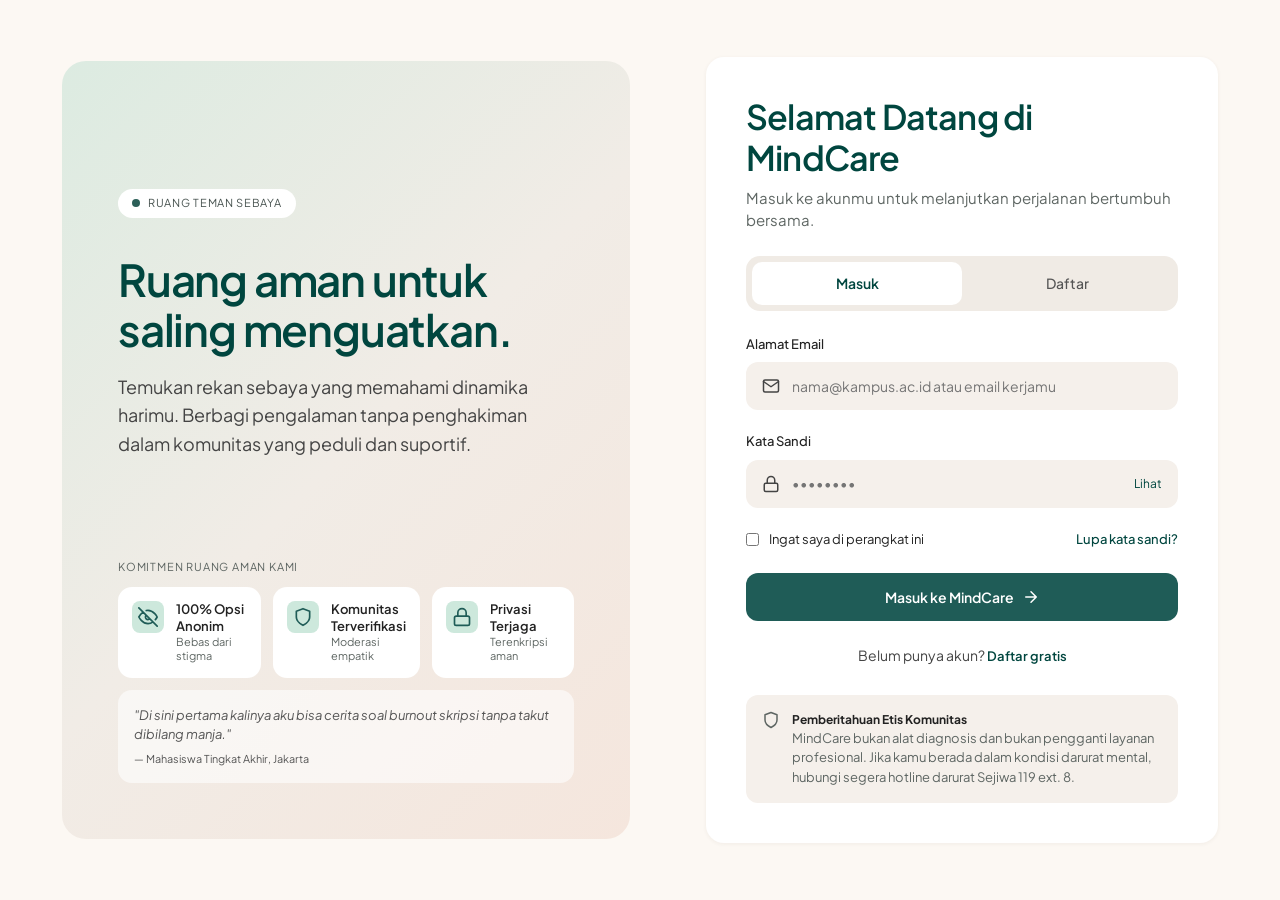
<file: index.html>
<!DOCTYPE html><html lang="id"><head><meta charset="utf-8"><title>MindCare</title><meta http-equiv="refresh" content="0;url=pages/masuk.html">
<style>body{font-family:system-ui;background:#FCF8F3;color:#00463F;padding:40px}a{display:block;margin:6px 0;color:#1F5C57}</style></head><body>
<h2>MindCare (file utama)</h2><p>Mengalihkan ke halaman masuk. Atau pilih halaman:</p>
<a href="pages/masuk.html">Masuk / Daftar</a><a href="pages/onboarding.html">Onboarding</a><a href="pages/beranda.html">Beranda</a><a href="pages/komunitas.html">Komunitas</a><a href="pages/mood-tracker.html">Mood Tracker</a><a href="pages/edukasi.html">Edukasi</a><a href="pages/kegiatan.html">Kegiatan</a><a href="pages/rujukan-profesional.html">Rujukan Profesional</a><a href="pages/profil.html">Profil</a></body></html>
</file>
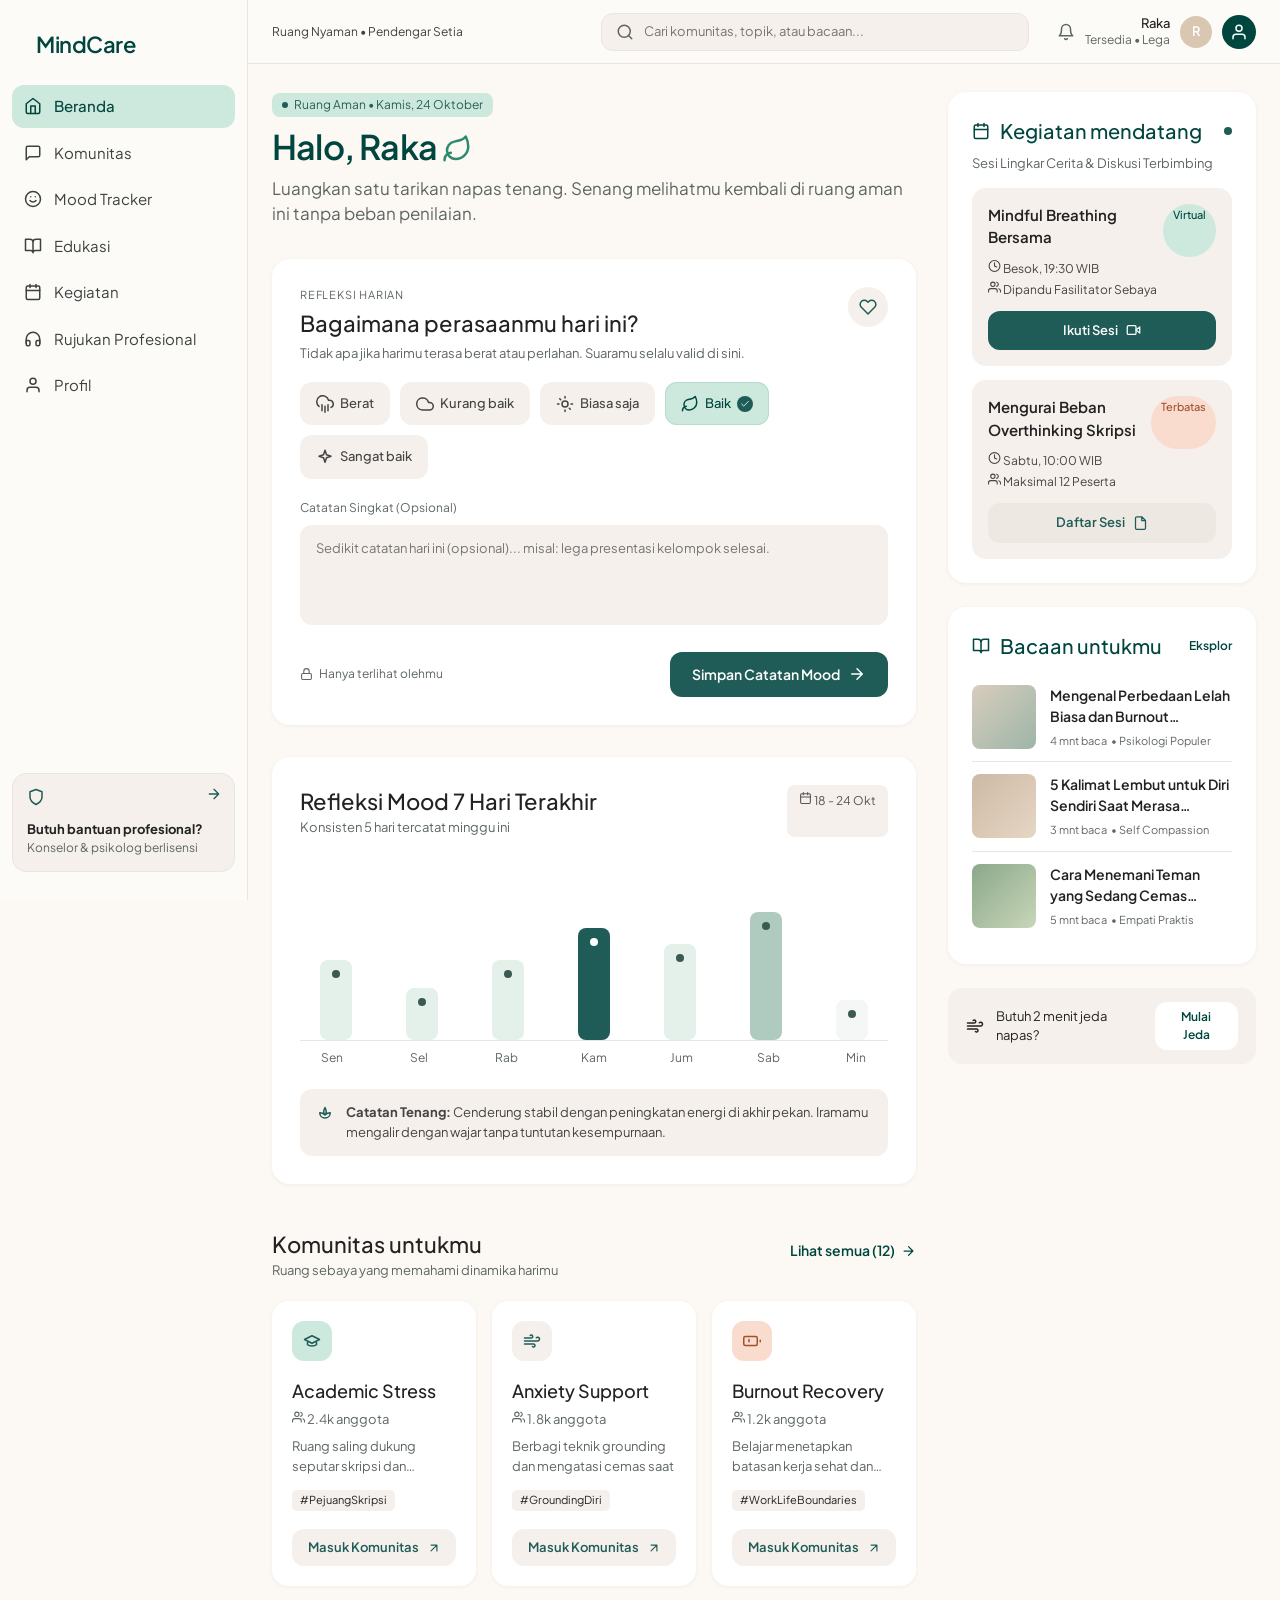
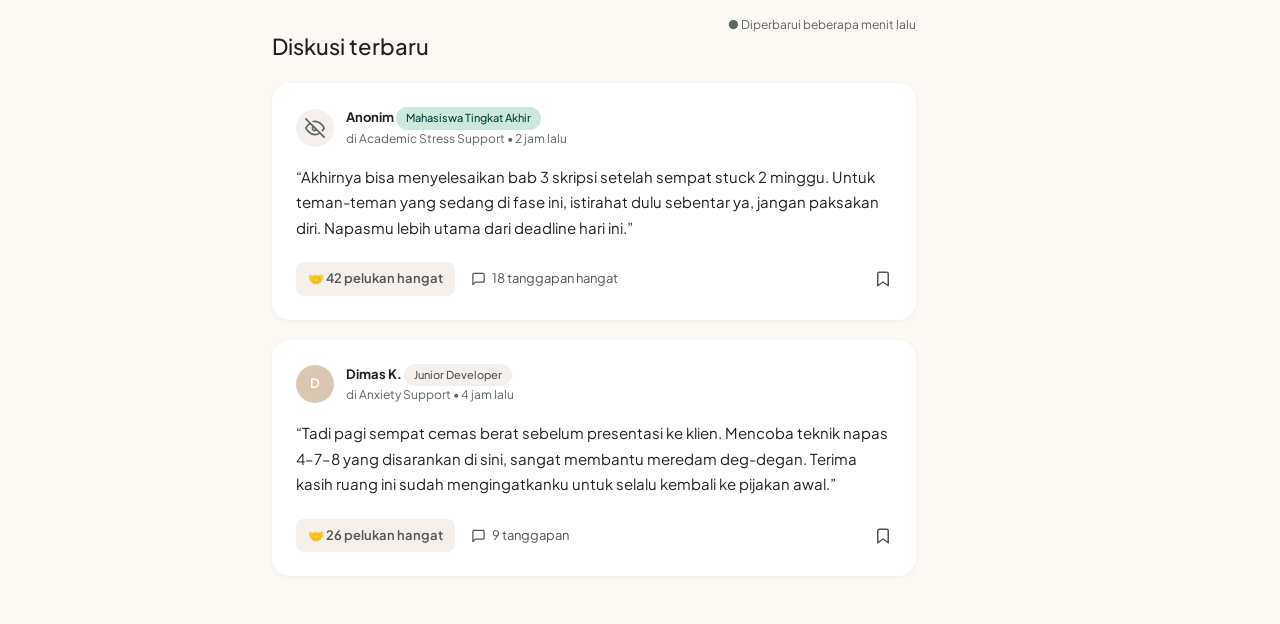
<file: pages/beranda.html>
<!DOCTYPE html><html lang="id"><head><meta charset="utf-8"><meta name="viewport" content="width=device-width,initial-scale=1"><title>Beranda - MindCare</title><link rel="stylesheet" href="../css/style.css"></head>
<body data-page="beranda"><div class="shell"><aside id="side"></aside><div class="col"><header id="top"></header>
<main><div class="bg"><div>
<span class="dot">Ruang Aman • Kamis, 24 Oktober</span><h1 style="font-size:34px;margin-top:10px">Halo, Raka <i data-i="leaf" style="color:#2c8a6e;width:30px;height:30px;vertical-align:-4px"></i></h1><p class="lead" style="font-size:17px;max-width:640px">Luangkan satu tarikan napas tenang. Senang melihatmu kembali di ruang aman ini tanpa beban penilaian.</p>
<div class="card" style="margin-top:32px;padding:28px"><div style="display:flex;justify-content:space-between"><div><div class="eb">Refleksi harian</div><h3 style="font-size:22px;font-weight:500;margin:4px 0">Bagaimana perasaanmu hari ini?</h3><p class="sub">Tidak apa jika harimu terasa berat atau perlahan. Suaramu selalu valid di sini.</p></div><i data-i="heart" style="width:40px;height:40px;padding:11px;border-radius:50%;background:var(--sand);color:var(--g)"></i></div>
<div class="mood5" id="m5"><button><i data-i="rain"></i>Berat</button><button><i data-i="cloud"></i>Kurang baik</button><button><i data-i="sun"></i>Biasa saja</button><button class="on"><i data-i="leaf"></i>Baik <i data-i="check" style="width:16px;height:16px;background:var(--g);color:#fff;border-radius:50%;padding:3px"></i></button><button><i data-i="spark"></i>Sangat baik</button></div>
<div class="sub" style="font-size:12px">Catatan Singkat (Opsional)</div><textarea class="ta" placeholder="Sedikit catatan hari ini (opsional)... misal: lega presentasi kelompok selesai." style="height:100px"></textarea>
<div class="sv"><span><i data-i="lock" style="width:13px"></i>Hanya terlihat olehmu</span><button class="btn" id="sv">Simpan Catatan Mood <i data-i="arrow"></i></button></div></div>
<div class="card" style="margin-top:32px;padding:28px"><div style="display:flex;justify-content:space-between"><div><h3 style="font-size:22px;font-weight:500">Refleksi Mood 7 Hari Terakhir</h3><p class="sub">Konsisten 5 hari tercatat minggu ini</p></div><span class="dt"><i data-i="cal" style="width:13px;vertical-align:-2px"></i> 18 - 24 Okt</span></div>
<div class="bars"><div style="height:80px"></div><div style="height:52px"></div><div style="height:80px"></div><div class="d" style="height:112px"></div><div style="height:96px"></div><div class="m" style="height:128px"></div><div style="height:40px;background:#F4F7F5"></div></div>
<div class="days"><span>Sen</span><span>Sel</span><span>Rab</span><span>Kam</span><span>Jum</span><span>Sab</span><span>Min</span></div>
<div class="note"><i data-i="lotus"></i><span><b>Catatan Tenang:</b> Cenderung stabil dengan peningkatan energi di akhir pekan. Iramamu mengalir dengan wajar tanpa tuntutan kesempurnaan.</span></div></div>
<div style="display:flex;justify-content:space-between;align-items:flex-end"><h2 class="sec" style="margin-bottom:0">Komunitas untukmu</h2><a href="komunitas.html" style="color:var(--gd);font-weight:600;font-size:14px;display:flex;gap:6px;align-items:center">Lihat semua (12) <i data-i="arrow" style="width:15px"></i></a></div><p class="sub">Ruang sebaya yang memahami dinamika harimu</p>
<div class="c3"><div class="cm"><div class="ic"><i data-i="cap"></i></div><h4>Academic Stress</h4><div class="sub" style="margin-top:4px"><i data-i="users" style="width:13px;vertical-align:-2px"></i> 2.4k anggota</div><p>Ruang saling dukung seputar skripsi dan…</p><span class="hs">#PejuangSkripsi</span><a class="btn" href="komunitas.html">Masuk Komunitas <i data-i="up" style="width:14px"></i></a></div>
<div class="cm"><div class="ic" style="background:var(--sand)"><i data-i="wind"></i></div><h4>Anxiety Support</h4><div class="sub" style="margin-top:4px"><i data-i="users" style="width:13px;vertical-align:-2px"></i> 1.8k anggota</div><p>Berbagi teknik grounding dan mengatasi cemas saat</p><span class="hs">#GroundingDiri</span><a class="btn" href="komunitas.html">Masuk Komunitas <i data-i="up" style="width:14px"></i></a></div>
<div class="cm"><div class="ic" style="background:var(--peach);color:#a0522d"><i data-i="batt"></i></div><h4>Burnout Recovery</h4><div class="sub" style="margin-top:4px"><i data-i="users" style="width:13px;vertical-align:-2px"></i> 1.2k anggota</div><p>Belajar menetapkan batasan kerja sehat dan…</p><span class="hs">#WorkLifeBoundaries</span><a class="btn" href="komunitas.html">Masuk Komunitas <i data-i="up" style="width:14px"></i></a></div></div>
<div style="display:flex;justify-content:space-between;align-items:center"><h2 class="sec" style="margin-bottom:0">Diskusi terbaru</h2><span class="sub" style="font-size:12px">● Diperbarui beberapa menit lalu</span></div>
<div class="post"><div class="ph"><i data-i="eyeoff" class="av" style="background:var(--sand);color:var(--mu);padding:9px;width:38px;height:38px"></i><div><b>Anonim</b> <span class="tag">Mahasiswa Tingkat Akhir</span><small>di Academic Stress Support • 2 jam lalu</small></div></div><p>“Akhirnya bisa menyelesaikan bab 3 skripsi setelah sempat stuck 2 minggu. Untuk teman-teman yang sedang di fase ini, istirahat dulu sebentar ya, jangan paksakan diri. Napasmu lebih utama dari deadline hari ini.”</p><div class="act"><span class="lk">🤝 42 pelukan hangat</span><span><i data-i="msg" style="width:15px"></i>18 tanggapan hangat</span><i data-i="mark" style="margin-left:auto"></i></div></div>
<div class="post"><div class="ph"><div class="av">D</div><div><b>Dimas K.</b> <span class="tag" style="background:var(--sand);color:#555">Junior Developer</span><small>di Anxiety Support • 4 jam lalu</small></div></div><p>“Tadi pagi sempat cemas berat sebelum presentasi ke klien. Mencoba teknik napas 4–7–8 yang disarankan di sini, sangat membantu meredam deg-degan. Terima kasih ruang ini sudah mengingatkanku untuk selalu kembali ke pijakan awal.”</p><div class="act"><span class="lk">🤝 26 pelukan hangat</span><span><i data-i="msg" style="width:15px"></i>9 tanggapan</span><i data-i="mark" style="margin-left:auto"></i></div></div>
</div>
<aside class="rt"><div class="card"><div style="display:flex;justify-content:space-between;align-items:center"><h3 style="font-size:20px;font-weight:500;display:flex;gap:10px;align-items:center;color:var(--gd)"><i data-i="cal"></i>Kegiatan mendatang</h3><span style="width:8px;height:8px;border-radius:50%;background:var(--g)"></span></div><p class="sub" style="margin-top:8px">Sesi Lingkar Cerita &amp; Diskusi Terbimbing</p>
<div class="ev"><div style="display:flex;justify-content:space-between"><b>Mindful Breathing Bersama</b><span class="tag">Virtual</span></div><div><i data-i="clock" style="width:13px;vertical-align:-2px"></i> Besok, 19:30 WIB</div><div><i data-i="users" style="width:13px;vertical-align:-2px"></i> Dipandu Fasilitator Sebaya</div><a class="btn" href="kegiatan.html">Ikuti Sesi <i data-i="vid" style="width:15px"></i></a></div>
<div class="ev"><div style="display:flex;justify-content:space-between"><b>Mengurai Beban Overthinking Skripsi</b><span class="tag" style="background:var(--peach);color:#a0522d">Terbatas</span></div><div><i data-i="clock" style="width:13px;vertical-align:-2px"></i> Sabtu, 10:00 WIB</div><div><i data-i="users" style="width:13px;vertical-align:-2px"></i> Maksimal 12 Peserta</div><a class="btn" style="background:#EDE8E2;color:var(--g)" href="kegiatan.html">Daftar Sesi <i data-i="doc" style="width:15px"></i></a></div></div>
<div class="card"><div style="display:flex;justify-content:space-between;align-items:center"><h3 style="font-size:20px;font-weight:500;display:flex;gap:10px;align-items:center;color:var(--gd)"><i data-i="book"></i>Bacaan untukmu</h3><a href="edukasi.html" style="font-size:12px;color:var(--gd);font-weight:600">Eksplor</a></div>
<div class="rd" style="margin-top:12px"><div class="im"></div><div><b>Mengenal Perbedaan Lelah Biasa dan Burnout…</b>4 mnt baca &nbsp;• Psikologi Populer</div></div><div class="rd"><div class="im" style="background:linear-gradient(135deg,#cdb9a5,#e6d6c4)"></div><div><b>5 Kalimat Lembut untuk Diri Sendiri Saat Merasa…</b>3 mnt baca &nbsp;• Self Compassion</div></div><div class="rd"><div class="im" style="background:linear-gradient(135deg,#8aa88a,#c9d6b8)"></div><div><b>Cara Menemani Teman yang Sedang Cemas…</b>5 mnt baca &nbsp;• Empati Praktis</div></div></div>
<div class="jeda"><i data-i="wind"></i>Butuh 2 menit jeda napas? <button class="btn" onclick="toast('Tarik napas... tahan... hembuskan perlahan')">Mulai Jeda</button></div></aside></div></main></div></div>
<script src="../js/main.js"></script><script>document.addEventListener('DOMContentLoaded',()=>{single('#m5 button');sv.onclick=()=>toast('Catatan mood tersimpan (sementara, belum ke database)')})</script></body></html>
</file>
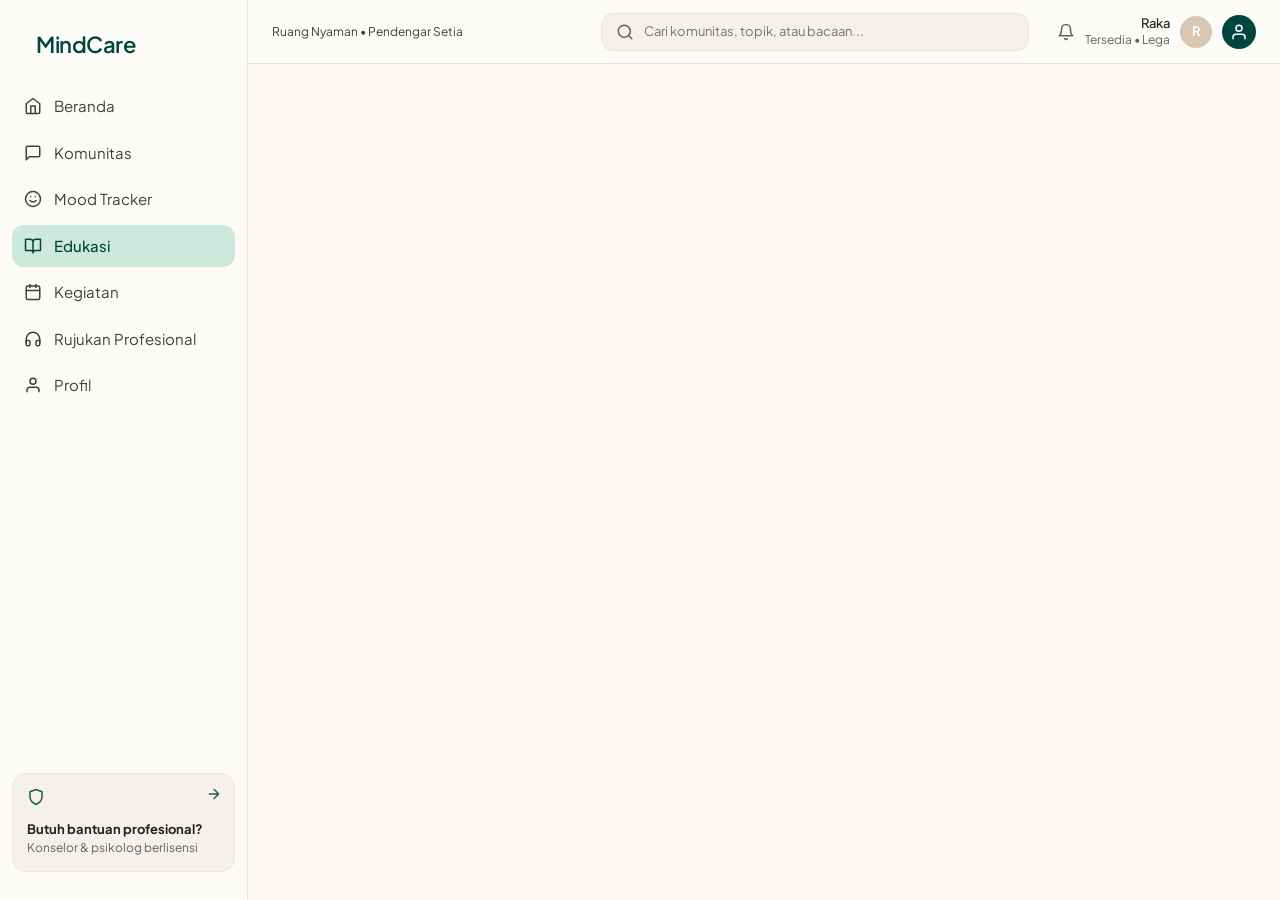
<file: pages/edukasi.html>
<!DOCTYPE html><html lang="id"><head><meta charset="utf-8"><meta name="viewport" content="width=device-width,initial-scale=1"><title>Edukasi - MindCare</title><link rel="stylesheet" href="../css/style.css"></head>
<body data-page="edukasi"><div class="shell"><aside id="side"></aside><div class="col"><header id="top"></header>
<main><!-- Halaman Edukasi: isi menyusul --></main></div></div><script src="../js/main.js"></script></body></html>
</file>
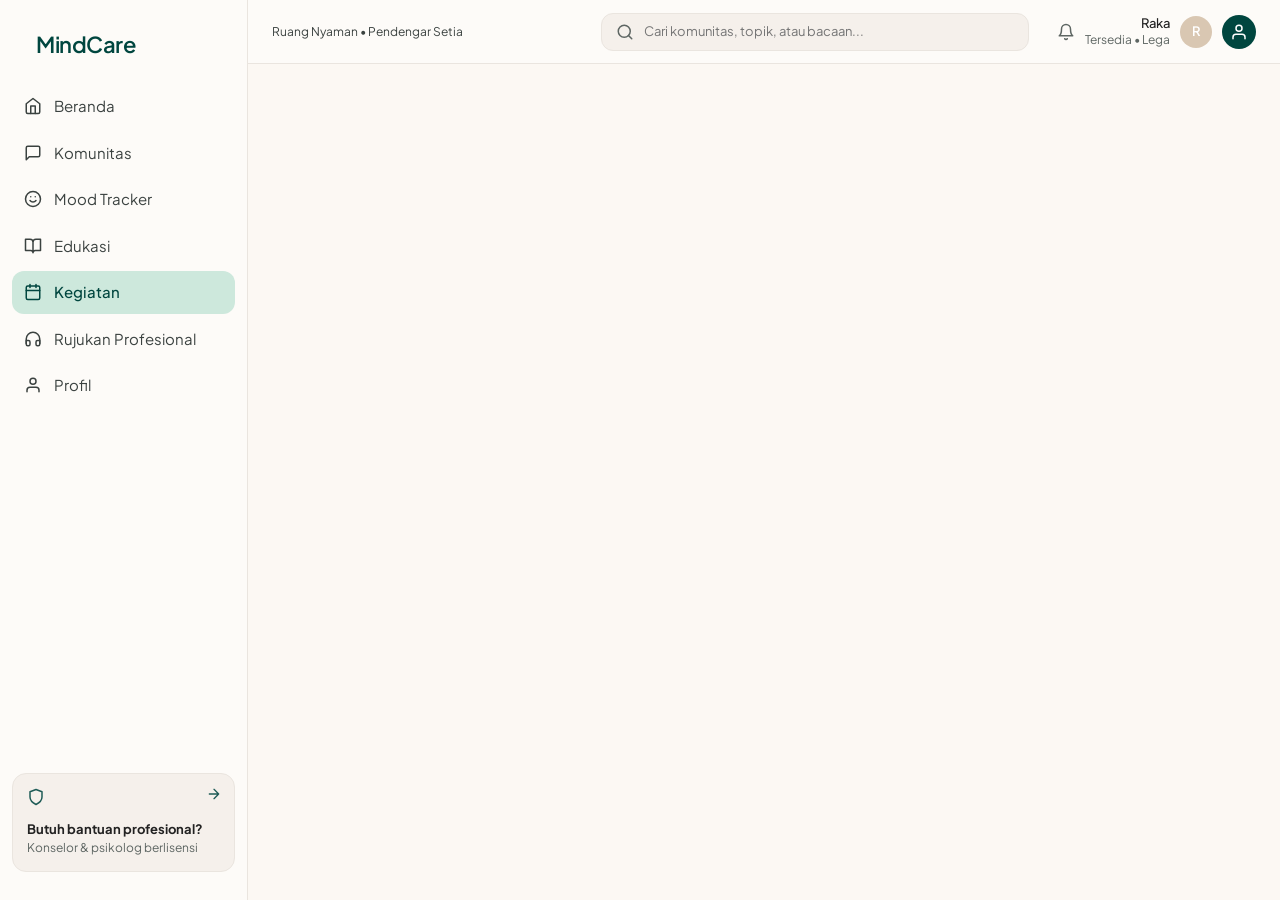
<file: pages/kegiatan.html>
<!DOCTYPE html><html lang="id"><head><meta charset="utf-8"><meta name="viewport" content="width=device-width,initial-scale=1"><title>Kegiatan - MindCare</title><link rel="stylesheet" href="../css/style.css"></head>
<body data-page="kegiatan"><div class="shell"><aside id="side"></aside><div class="col"><header id="top"></header>
<main><!-- Halaman Kegiatan: isi menyusul --></main></div></div><script src="../js/main.js"></script></body></html>
</file>
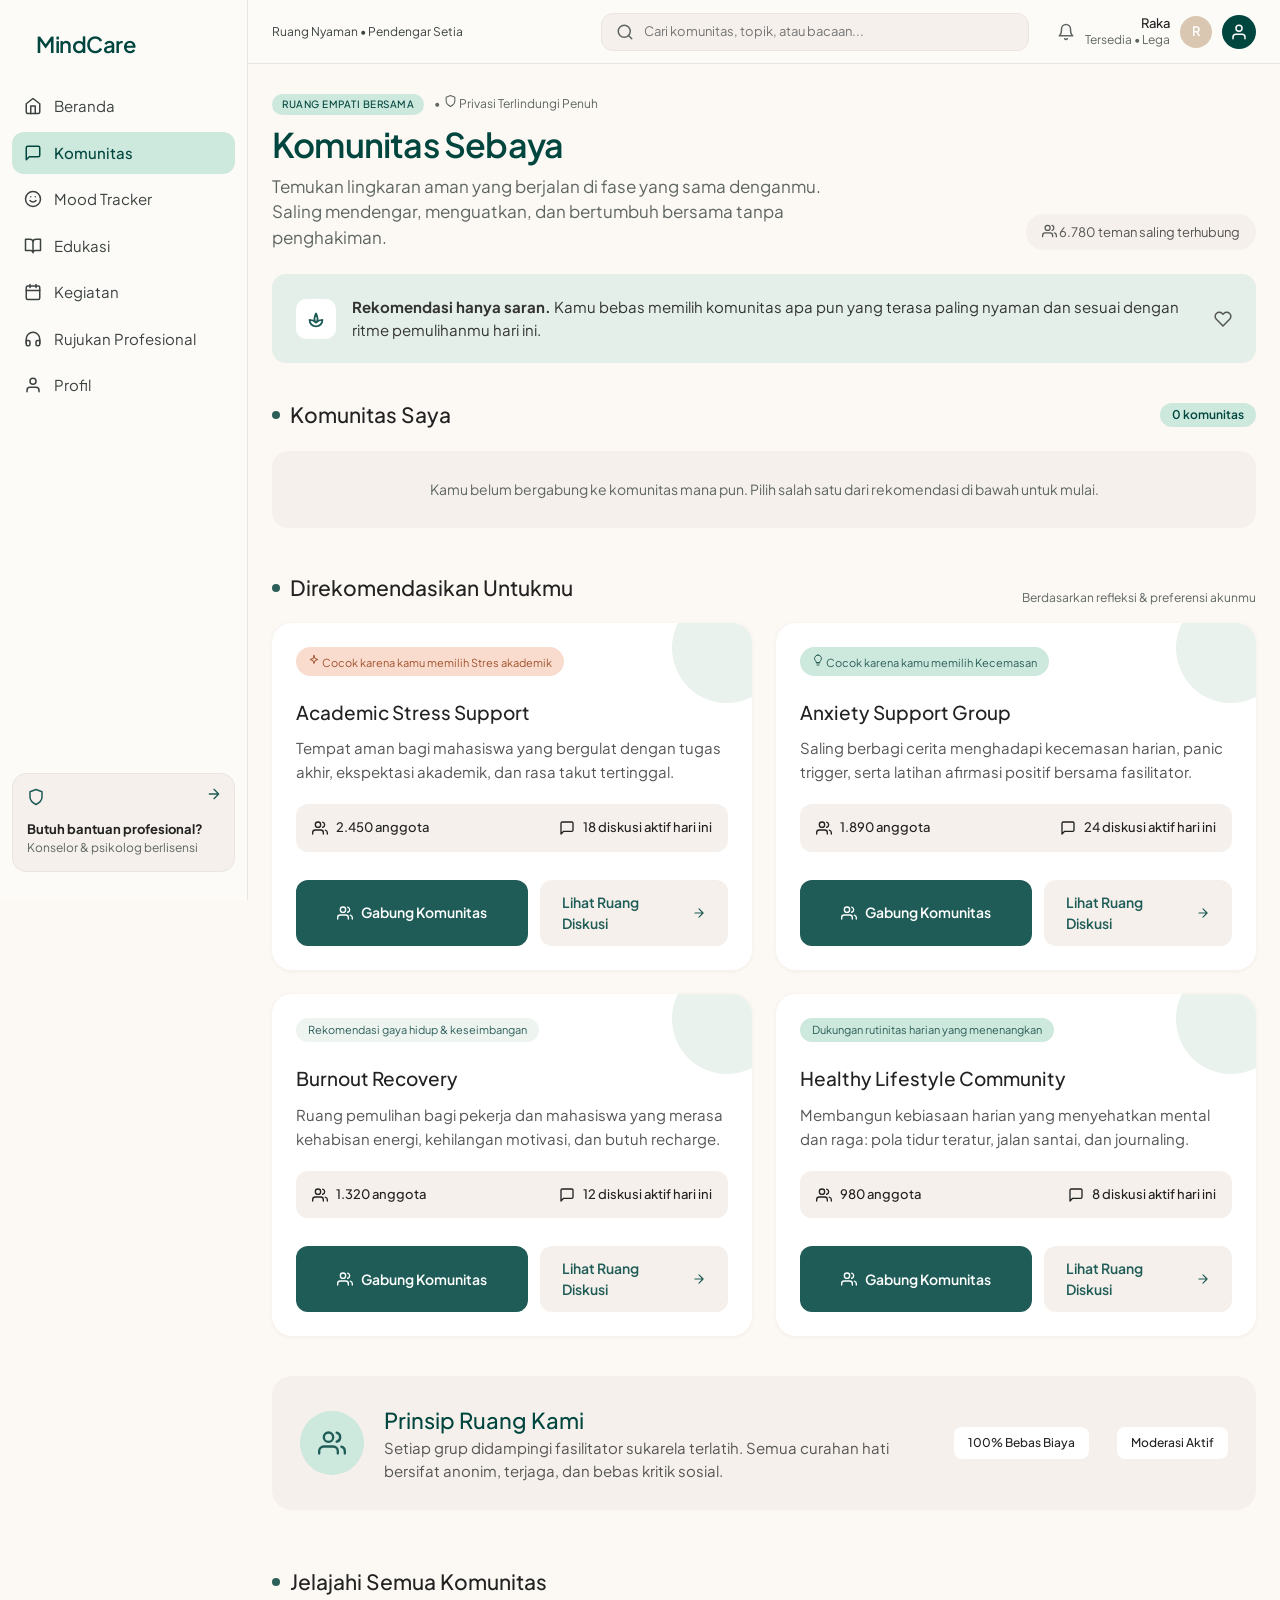
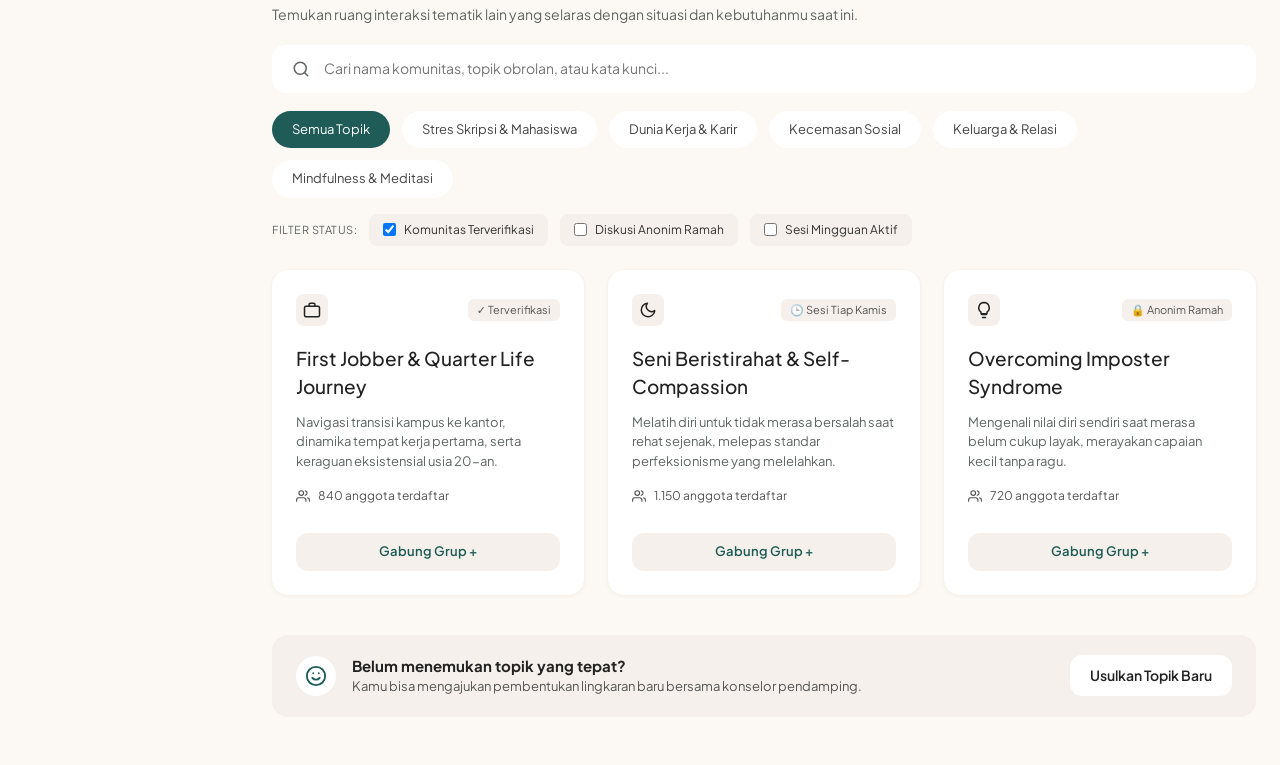
<file: pages/komunitas.html>
<!DOCTYPE html><html lang="id"><head><meta charset="utf-8"><meta name="viewport" content="width=device-width,initial-scale=1"><title>Komunitas - MindCare</title><link rel="stylesheet" href="../css/style.css"></head>
<body data-page="komunitas"><div class="shell"><aside id="side"></aside><div class="col"><header id="top"></header>
<main><span class="tag" style="font-size:10px;letter-spacing:.5px">RUANG EMPATI BERSAMA</span> <span class="sub" style="font-size:12px;margin-left:8px">• &nbsp;<i data-i="shield" style="width:13px;vertical-align:-2px"></i> Privasi Terlindungi Penuh</span>
<div class="top2"><div><h1 style="font-size:34px;margin-top:10px">Komunitas Sebaya</h1><p class="lead" style="max-width:600px;font-size:17px">Temukan lingkaran aman yang berjalan di fase yang sama denganmu. Saling mendengar, menguatkan, dan bertumbuh bersama tanpa penghakiman.</p></div><span class="pill2"><i data-i="users" style="width:15px;vertical-align:-3px"></i> 6.780 teman saling terhubung</span></div>
<div class="info"><i data-i="lotus"></i><span><b>Rekomendasi hanya saran.</b> Kamu bebas memilih komunitas apa pun yang terasa paling nyaman dan sesuai dengan ritme pemulihanmu hari ini.</span><i data-i="heart" style="background:none;margin-left:auto;width:18px;height:18px;padding:0;color:#555"></i></div>
<h3 class="h3" style="margin-bottom:20px">Komunitas Saya <span class="cnt" id="cnt">0 komunitas</span></h3><div class="mine" id="mine"></div>
<div style="display:flex;justify-content:space-between;align-items:center"><h3 class="h3" style="margin-bottom:20px">Direkomendasikan Untukmu</h3><span class="sub" style="font-size:12px">Berdasarkan refleksi &amp; preferensi akunmu</span></div>
<div class="rec">
<div class="rc"><span class="t p"><i data-i="spark" style="width:12px;vertical-align:-2px"></i> Cocok karena kamu memilih Stres akademik</span><h4>Academic Stress Support</h4><p>Tempat aman bagi mahasiswa yang bergulat dengan tugas akhir, ekspektasi akademik, dan rasa takut tertinggal.</p><div class="st"><span><i data-i="users" style="width:16px"></i>2.450 anggota</span><span><i data-i="msg" style="width:16px"></i>18 diskusi aktif hari ini</span></div><div class="bt"><button class="btn j"><i data-i="users" style="width:16px"></i>Gabung Komunitas</button><a class="btn s" href="#">Lihat Ruang Diskusi <i data-i="arrow" style="width:14px"></i></a></div></div>
<div class="rc"><span class="t"><i data-i="bulb" style="width:12px;vertical-align:-2px"></i> Cocok karena kamu memilih Kecemasan</span><h4>Anxiety Support Group</h4><p>Saling berbagi cerita menghadapi kecemasan harian, panic trigger, serta latihan afirmasi positif bersama fasilitator.</p><div class="st"><span><i data-i="users" style="width:16px"></i>1.890 anggota</span><span><i data-i="msg" style="width:16px"></i>24 diskusi aktif hari ini</span></div><div class="bt"><button class="btn j"><i data-i="users" style="width:16px"></i>Gabung Komunitas</button><a class="btn s" href="#">Lihat Ruang Diskusi <i data-i="arrow" style="width:14px"></i></a></div></div>
<div class="rc"><span class="t" style="background:#EEF4F0">Rekomendasi gaya hidup &amp; keseimbangan</span><h4>Burnout Recovery</h4><p>Ruang pemulihan bagi pekerja dan mahasiswa yang merasa kehabisan energi, kehilangan motivasi, dan butuh recharge.</p><div class="st"><span><i data-i="users" style="width:16px"></i>1.320 anggota</span><span><i data-i="msg" style="width:16px"></i>12 diskusi aktif hari ini</span></div><div class="bt"><button class="btn j"><i data-i="users" style="width:16px"></i>Gabung Komunitas</button><a class="btn s" href="#">Lihat Ruang Diskusi <i data-i="arrow" style="width:14px"></i></a></div></div>
<div class="rc"><span class="t">Dukungan rutinitas harian yang menenangkan</span><h4>Healthy Lifestyle Community</h4><p>Membangun kebiasaan harian yang menyehatkan mental dan raga: pola tidur teratur, jalan santai, dan journaling.</p><div class="st"><span><i data-i="users" style="width:16px"></i>980 anggota</span><span><i data-i="msg" style="width:16px"></i>8 diskusi aktif hari ini</span></div><div class="bt"><button class="btn j"><i data-i="users" style="width:16px"></i>Gabung Komunitas</button><a class="btn s" href="#">Lihat Ruang Diskusi <i data-i="arrow" style="width:14px"></i></a></div></div></div>
<div class="pr"><i data-i="users"></i><div><h4>Prinsip Ruang Kami</h4>Setiap grup didampingi fasilitator sukarela terlatih. Semua curahan hati bersifat anonim, terjaga, dan bebas kritik sosial.</div><span class="bd">100% Bebas Biaya</span><span class="bd">Moderasi Aktif</span></div>
<h3 class="h3" style="margin-top:56px;margin-bottom:6px">Jelajahi Semua Komunitas</h3><p class="sub" style="font-size:14px">Temukan ruang interaksi tematik lain yang selaras dengan situasi dan kebutuhanmu saat ini.</p>
<label class="sr"><i data-i="search"></i><input placeholder="Cari nama komunitas, topik obrolan, atau kata kunci..."></label>
<div class="fl" id="fl"><button class="on">Semua Topik</button><button>Stres Skripsi &amp; Mahasiswa</button><button>Dunia Kerja &amp; Karir</button><button>Kecemasan Sosial</button><button>Keluarga &amp; Relasi</button><button>Mindfulness &amp; Meditasi</button></div>
<div class="fs">FILTER STATUS: <label><input type="checkbox" checked> Komunitas Terverifikasi</label><label><input type="checkbox"> Diskusi Anonim Ramah</label><label><input type="checkbox"> Sesi Mingguan Aktif</label></div>
<div class="c3b"><div class="cm"><div class="top"><i data-i="brief"></i><span>✓ Terverifikasi</span></div><h4>First Jobber &amp; Quarter Life Journey</h4><p>Navigasi transisi kampus ke kantor, dinamika tempat kerja pertama, serta keraguan eksistensial usia 20-an.</p><div class="ml"><i data-i="users" style="width:14px"></i>840 anggota terdaftar</div><button class="btn j2" style="width:100%;margin:0;background:var(--sand);color:var(--g)">Gabung Grup +</button></div>
<div class="cm"><div class="top"><i data-i="moon"></i><span>🕒 Sesi Tiap Kamis</span></div><h4>Seni Beristirahat &amp; Self-Compassion</h4><p>Melatih diri untuk tidak merasa bersalah saat rehat sejenak, melepas standar perfeksionisme yang melelahkan.</p><div class="ml"><i data-i="users" style="width:14px"></i>1.150 anggota terdaftar</div><button class="btn j2" style="width:100%;margin:0;background:var(--sand);color:var(--g)">Gabung Grup +</button></div>
<div class="cm"><div class="top"><i data-i="bulb"></i><span>🔒 Anonim Ramah</span></div><h4>Overcoming Imposter Syndrome</h4><p>Mengenali nilai diri sendiri saat merasa belum cukup layak, merayakan capaian kecil tanpa ragu.</p><div class="ml"><i data-i="users" style="width:14px"></i>720 anggota terdaftar</div><button class="btn j2" style="width:100%;margin:0;background:var(--sand);color:var(--g)">Gabung Grup +</button></div></div>
<div class="usul"><i data-i="smile" style="width:40px;height:40px;padding:9px;background:#fff;border-radius:50%;color:var(--g)"></i><div><b>Belum menemukan topik yang tepat?</b>Kamu bisa mengajukan pembentukan lingkaran baru bersama konselor pendamping.</div><button class="btn" onclick="toast('Usulan topik terkirim (simulasi)')">Usulkan Topik Baru</button></div></main></div></div>
<script src="../js/main.js"></script><script>
const KEY='mindcare_komunitas_saya';
const get=()=>{try{return JSON.parse(localStorage.getItem(KEY))||[]}catch(e){return[]}};
const put=a=>{try{localStorage.setItem(KEY,JSON.stringify(a))}catch(e){}};
const ICO=['cap','wind','batt','lotus'];
function info(btn){const c=btn.closest('.rc,.cm'),n=c.querySelector('h4').textContent.trim();let m,ico;
 if(c.classList.contains('rc')){m=c.querySelector('.st span').textContent.trim();ico=ICO[[...document.querySelectorAll('.rc')].indexOf(c)]}
 else{m=c.querySelector('.ml').textContent.trim();ico=c.querySelector('.top i').dataset.i}
 return{n,m,ico}}
function sync(){const j=get().map(x=>x.n);
 document.querySelectorAll('.j,.j2').forEach(b=>{const on=j.includes(info(b).n),big=b.classList.contains('j2');
  b.classList.toggle('done',on);b.lastChild.textContent=on?(big?'Sudah Bergabung ✓':'Sudah Bergabung'):(big?'Gabung Grup +':'Gabung Komunitas')});
 const L=get();cnt.textContent=L.length+' komunitas';
 mine.innerHTML=L.length?L.map(x=>`<div class="mn"><div class="ic"><i data-i="${x.ico}"></i></div><b>${x.n}</b><small>${x.m}</small><div class="mb"><button class="btn o" data-n="${x.n}">Masuk Ruang</button><button class="lv" data-n="${x.n}">Keluar</button></div></div>`).join(''):'<div class="mine-empty">Kamu belum bergabung ke komunitas mana pun. Pilih salah satu dari rekomendasi di bawah untuk mulai.</div>';
 icons(mine)}
document.addEventListener('DOMContentLoaded',()=>{single('#fl button');
 document.querySelectorAll('.j,.j2').forEach(b=>b.onclick=()=>{const x=info(b);let L=get();
  if(L.some(y=>y.n==x.n)){L=L.filter(y=>y.n!=x.n);toast('Keluar dari '+x.n)}else{L.push(x);toast('Berhasil bergabung ke '+x.n)}put(L);sync()});
 mine.onclick=e=>{const b=e.target.closest('button');if(!b)return;
  if(b.classList.contains('lv')){put(get().filter(y=>y.n!=b.dataset.n));toast('Keluar dari '+b.dataset.n);sync()}
  else toast('Ruang diskusi '+b.dataset.n+' belum dibuat')};
 sync()});
</script></body></html>
</file>
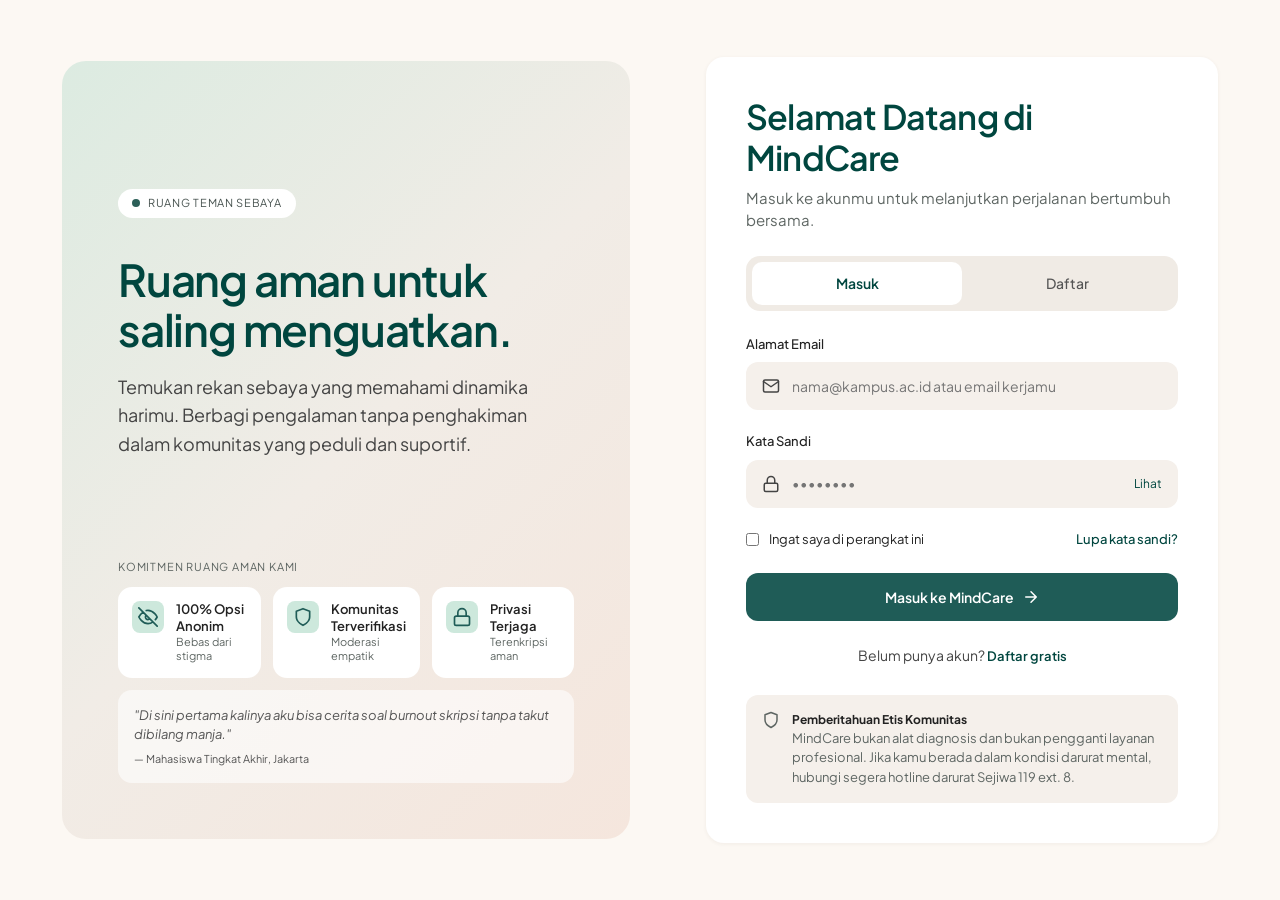
<file: pages/masuk.html>
<!DOCTYPE html><html lang="id"><head><meta charset="utf-8"><meta name="viewport" content="width=device-width,initial-scale=1"><title>Masuk - MindCare</title><link rel="stylesheet" href="../css/style.css"></head>
<body><div class="auth">
<section class="hero"><span class="pill">RUANG TEMAN SEBAYA</span><h2>Ruang aman untuk saling menguatkan.</h2><p>Temukan rekan sebaya yang memahami dinamika harimu. Berbagi pengalaman tanpa penghakiman dalam komunitas yang peduli dan suportif.</p>
<div class="kom"><div class="eb">Komitmen ruang aman kami</div><div class="k3"><div><i data-i="eyeoff"></i><span><b>100% Opsi Anonim</b>Bebas dari stigma</span></div><div><i data-i="shield"></i><span><b>Komunitas Terverifikasi</b>Moderasi empatik</span></div><div><i data-i="lock"></i><span><b>Privasi Terjaga</b>Terenkripsi aman</span></div></div>
<div class="quote">"Di sini pertama kalinya aku bisa cerita soal burnout skripsi tanpa takut dibilang manja."<small>— Mahasiswa Tingkat Akhir, Jakarta</small></div></div></section>
<section class="card fc"><h1 style="font-size:34px">Selamat Datang di MindCare</h1><p class="lead" style="font-size:15px">Masuk ke akunmu untuk melanjutkan perjalanan bertumbuh bersama.</p>
<div class="tabs"><button class="on" data-m="masuk">Masuk</button><button data-m="daftar">Daftar</button></div>
<form id="f"><div id="nm" hidden><label class="f">Nama Panggilan</label><div class="in"><i data-i="user"></i><input placeholder="Nama atau nama samaran"></div></div>
<label class="f">Alamat Email</label><div class="in"><i data-i="mail"></i><input type="email" placeholder="nama@kampus.ac.id atau email kerjamu"></div>
<label class="f">Kata Sandi</label><div class="in"><i data-i="lock"></i><input id="pw" type="password" placeholder="••••••••"><small id="lh">Lihat</small></div>
<div style="display:flex;justify-content:space-between;font-size:13px;margin-bottom:24px"><label style="display:flex;gap:10px;align-items:center"><input type="checkbox"> Ingat saya di perangkat ini</label><a id="lp" href="#" style="color:var(--gd);font-weight:500">Lupa kata sandi?</a></div>
<button class="btn" style="width:100%;height:48px" id="go">Masuk ke MindCare <i data-i="arrow"></i></button></form>
<p style="text-align:center;margin-top:24px;font-size:14px;color:#444"><span id="sw">Belum punya akun?</span> <a href="#" id="sl" style="color:var(--gd);font-weight:600;font-size:13px">Daftar gratis</a></p>
<div class="etik"><i data-i="shield"></i><div><b>Pemberitahuan Etis Komunitas</b>MindCare bukan alat diagnosis dan bukan pengganti layanan profesional. Jika kamu berada dalam kondisi darurat mental, hubungi segera hotline darurat Sejiwa 119 ext. 8.</div></div></section></div>
<script src="../js/main.js"></script><script>
let mode='masuk';const tb=[...document.querySelectorAll('.tabs button')];
function set(m){mode=m;tb.forEach(b=>b.classList.toggle('on',b.dataset.m==m));nm.hidden=m=='masuk';lp.style.visibility=m=='masuk'?'visible':'hidden';go.innerHTML=(m=='masuk'?'Masuk ke MindCare':'Buat Akun')+' <i data-i="arrow"></i>';icons();sw.textContent=m=='masuk'?'Belum punya akun?':'Sudah punya akun?';sl.textContent=m=='masuk'?'Daftar gratis':'Masuk';document.querySelector('h1').textContent=m=='masuk'?'Selamat Datang di MindCare':'Mulai Perjalananmu'}
tb.forEach(b=>b.onclick=()=>set(b.dataset.m));sl.onclick=e=>{e.preventDefault();set(mode=='masuk'?'daftar':'masuk')};
lh.onclick=()=>{pw.type=pw.type=='password'?'text':'password';lh.textContent=pw.type=='password'?'Lihat':'Sembunyikan'};
f.onsubmit=e=>{e.preventDefault();location.href=mode=='masuk'?'beranda.html':'onboarding.html'};
</script></body></html>
</file>
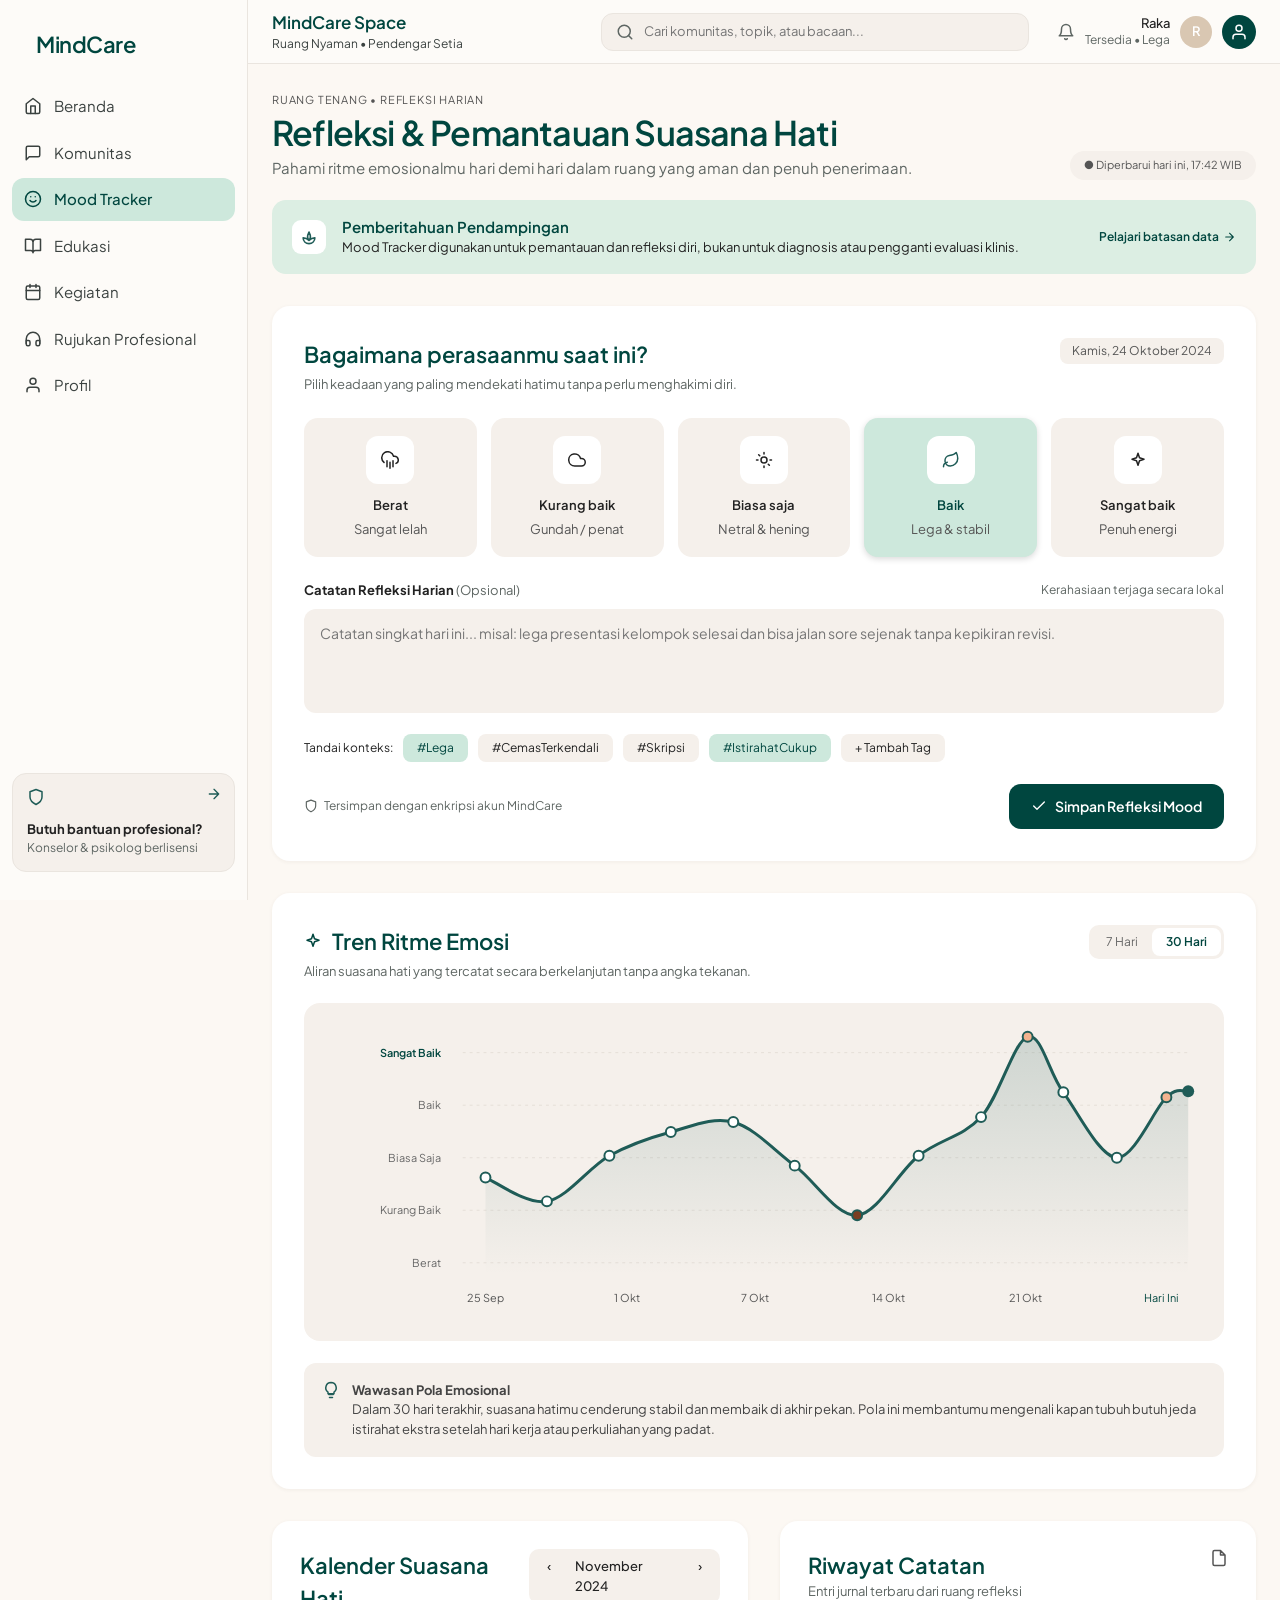
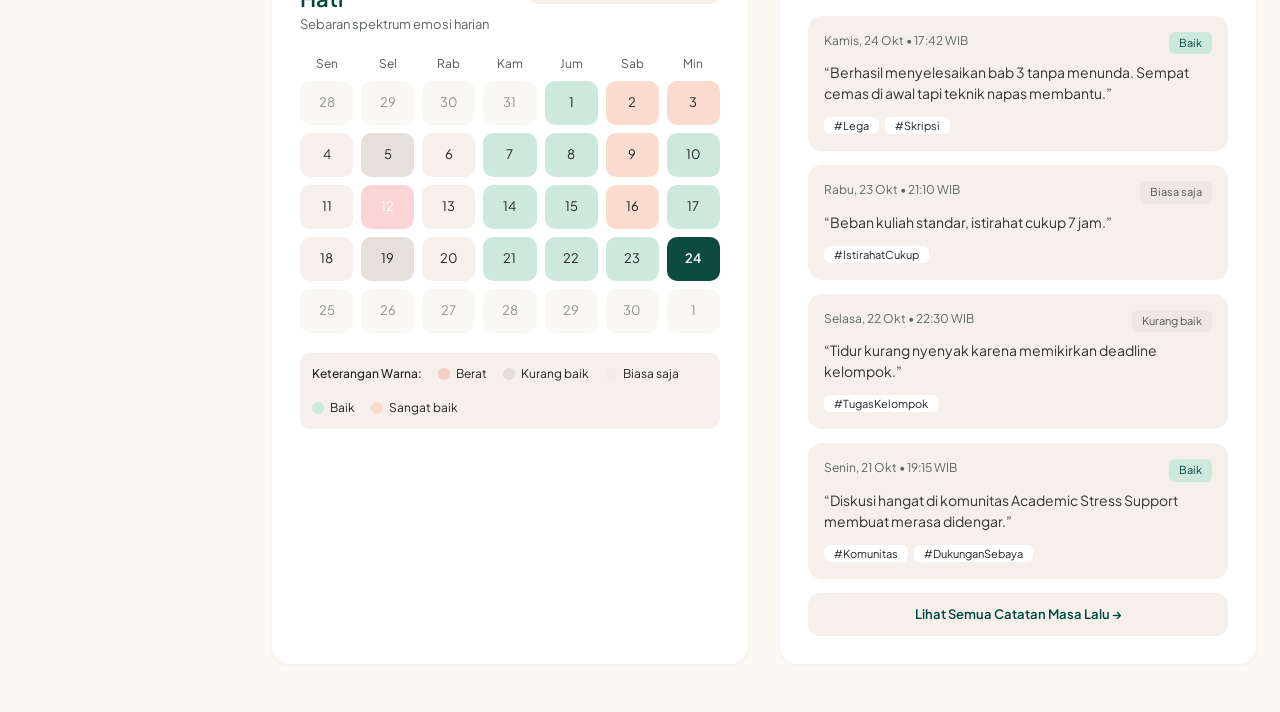
<file: pages/mood-tracker.html>
<!DOCTYPE html><html lang="id"><head><meta charset="utf-8"><meta name="viewport" content="width=device-width,initial-scale=1"><title>Mood Tracker - MindCare</title><link rel="stylesheet" href="../css/style.css"></head>
<body data-page="mood-tracker" data-brand="MindCare Space"><div class="shell"><aside id="side"></aside><div class="col"><header id="top"></header>
<main class="mt"><div style="display:flex;justify-content:space-between;align-items:flex-end"><div><div class="eb" style="color:#555">Ruang tenang • Refleksi harian</div><h1 style="font-size:34px;margin-top:4px">Refleksi &amp; Pemantauan Suasana Hati</h1><p class="lead" style="font-size:15px;margin-top:4px">Pahami ritme emosionalmu hari demi hari dalam ruang yang aman dan penuh penerimaan.</p></div><span class="dt" style="border-radius:99px;font-size:11px;padding:6px 14px">● Diperbarui hari ini, 17:42 WIB</span></div>
<div class="noti"><i data-i="lotus"></i><div><b>Pemberitahuan Pendampingan</b>Mood Tracker digunakan untuk pemantauan dan refleksi diri, bukan untuk diagnosis atau pengganti evaluasi klinis.</div><a href="#">Pelajari batasan data <i data-i="arrow"></i></a></div>
<div class="card"><div class="hd"><div><h3>Bagaimana perasaanmu saat ini?</h3><p class="sub" style="margin-top:4px">Pilih keadaan yang paling mendekati hatimu tanpa perlu menghakimi diri.</p></div><span class="dt">Kamis, 24 Oktober 2024</span></div>
<div class="m5" id="m5"><button><span class="ic"><i data-i="rain"></i></span><b>Berat</b>Sangat lelah</button><button><span class="ic"><i data-i="cloud"></i></span><b>Kurang baik</b>Gundah / penat</button><button><span class="ic"><i data-i="sun"></i></span><b>Biasa saja</b>Netral &amp; hening</button><button class="on"><span class="ic"><i data-i="leaf"></i></span><b>Baik</b>Lega &amp; stabil</button><button><span class="ic"><i data-i="spark"></i></span><b>Sangat baik</b>Penuh energi</button></div>
<div style="display:flex;justify-content:space-between;font-size:13px"><span><b>Catatan Refleksi Harian</b> <span class="sub">(Opsional)</span></span><span class="sub" style="font-size:12px">Kerahasiaan terjaga secara lokal</span></div>
<textarea class="ta" style="height:104px;font-size:14px" placeholder="Catatan singkat hari ini... misal: lega presentasi kelompok selesai dan bisa jalan sore sejenak tanpa kepikiran revisi."></textarea>
<div class="tgs" id="tg">Tandai konteks: <button class="on">#Lega</button><button>#CemasTerkendali</button><button>#Skripsi</button><button class="on">#IstirahatCukup</button><button>+ Tambah Tag</button></div>
<div class="sv"><span><i data-i="shield" style="width:14px"></i>Tersimpan dengan enkripsi akun MindCare</span><button class="btn" id="sv" style="background:var(--gd)"><i data-i="check" style="width:16px"></i> Simpan Refleksi Mood</button></div></div>
<div class="card" style="margin-top:32px"><div class="lg"><div><h3 style="font-size:22px;color:var(--gd);font-weight:600;display:flex;gap:10px;align-items:center"><i data-i="spark"></i>Tren Ritme Emosi</h3><p class="sub" style="margin-top:4px">Aliran suasana hati yang tercatat secara berkelanjutan tanpa angka tekanan.</p></div><div class="seg" id="sg"><button>7 Hari</button><button class="on">30 Hari</button></div></div>
<div class="chart"><svg id="ch" viewBox="0 0 904 316"></svg></div>
<div class="note" style="margin-top:22px;padding:18px"><i data-i="bulb"></i><span><b>Wawasan Pola Emosional</b><br>Dalam 30 hari terakhir, suasana hatimu cenderung stabil dan membaik di akhir pekan. Pola ini membantumu mengenali kapan tubuh butuh jeda istirahat ekstra setelah hari kerja atau perkuliahan yang padat.</span></div></div>
<div class="two"><div class="card"><div class="hd"><div><h3 style="font-size:22px;font-weight:600;color:var(--gd)">Kalender Suasana Hati</h3><p class="sub">Sebaran spektrum emosi harian</p></div><span class="seg" style="padding:8px 18px;gap:24px;font-size:13px;font-weight:500"><span>‹</span>November 2024<span>›</span></span></div><div class="cal" id="cal"></div>
<div class="leg"><b style="font-weight:500">Keterangan Warna:</b><span style="--c:#F8CFC4">Berat</span><span style="--c:#E2DDD7">Kurang baik</span><span style="--c:#F1ECE6">Biasa saja</span><span style="--c:#CDE8DC">Baik</span><span style="--c:#FADCCF">Sangat baik</span></div></div>
<div class="card"><div class="hd"><div><h3 style="font-size:22px;font-weight:600;color:var(--gd)">Riwayat Catatan</h3><p class="sub">Entri jurnal terbaru dari ruang refleksi</p></div><i data-i="doc" style="color:#555"></i></div>
<div class="hi"><small><span>Kamis, 24 Okt • 17:42 WIB</span><span class="s">Baik</span></small><p>“Berhasil menyelesaikan bab 3 tanpa menunda. Sempat cemas di awal tapi teknik napas membantu.”</p><em>#Lega</em><em>#Skripsi</em></div>
<div class="hi"><small><span>Rabu, 23 Okt • 21:10 WIB</span><span class="s" style="background:#EDE8E2;color:#555">Biasa saja</span></small><p>“Beban kuliah standar, istirahat cukup 7 jam.”</p><em>#IstirahatCukup</em></div>
<div class="hi"><small><span>Selasa, 22 Okt • 22:30 WIB</span><span class="s" style="background:#EDE8E2;color:#555">Kurang baik</span></small><p>“Tidur kurang nyenyak karena memikirkan deadline kelompok.”</p><em>#TugasKelompok</em></div>
<div class="hi"><small><span>Senin, 21 Okt • 19:15 WIB</span><span class="s">Baik</span></small><p>“Diskusi hangat di komunitas Academic Stress Support membuat merasa didengar.”</p><em>#Komunitas</em><em>#DukunganSebaya</em></div>
<a href="#" style="display:block;text-align:center;background:var(--sand);border-radius:12px;padding:12px;margin-top:14px;font-size:13px;font-weight:600;color:var(--gd)">Lihat Semua Catatan Masa Lalu →</a></div></div></main></div></div>
<script src="../js/main.js"></script><script>
document.addEventListener('DOMContentLoaded',()=>{
single('#m5 button');single('#sg button');document.querySelectorAll('#tg button').forEach(b=>b.onclick=()=>b.classList.toggle('on'));
sv.onclick=()=>toast('Refleksi tersimpan (sementara, belum ke database)');
// kalender Nov 2024: f=pudar, b=baik, p=sangat baik, k=kurang baik, r=berat, t=hari ini, ''=biasa
const d='f f f f b p p _ k _ b b p b _ r _ _ k _ b b b t f f f f f f f'.split(' ');const m=[28,29,30,31,1,2,3,4,5,6,7,8,9,10,11,12,13,14,15,16,17,18,19,20,21,22,23,24,25,26,27,28,29,30,1];
const cl={b:'b',p:'p',k:'k',r:'r',t:'t',f:'f','_':''};let h='Sen Sel Rab Kam Jum Sab Min'.split(' ').map(x=>`<span class="h">${x}</span>`).join('');
const map=['f','f','f','f','b','p','p','','k','','b','b','p','b','','r','','b','b','p','b','','k','','b','b','b','t','f','f','f','f','f','f','f'];
const mm=[28,29,30,31,1,2,3,4,5,6,7,8,9,10,11,12,13,14,15,16,17,18,19,20,21,22,23,24,25,26,27,28,29,30,1];
h+=mm.map((n,i)=>`<span class="${map[i]}">${n}</span>`).join('');cal.innerHTML=h;
// kurva tren (halus, Catmull-Rom -> Bezier)
const pts=[[171,164],[233,188],[296,142],[358,118],[421,108],[483,152],[546,202],[608,142],[671,103],[718,22],[754,78],[808,144],[858,83],[880,77]];
let p=`M${pts[0]}`;for(let i=0;i<pts.length-1;i++){const a=pts[i-1]||pts[i],b=pts[i],c=pts[i+1],e=pts[i+2]||c;p+=`C${b[0]+(c[0]-a[0])/6},${b[1]+(c[1]-a[1])/6} ${c[0]-(e[0]-b[0])/6},${c[1]-(e[1]-b[1])/6} ${c[0]},${c[1]}`}
const L=['Sangat Baik','Baik','Biasa Saja','Kurang Baik','Berat'];let s='<defs><linearGradient id="g" x1="0" y1="0" x2="0" y2="1"><stop offset="0" stop-color="#1F5C57" stop-opacity=".18"/><stop offset="1" stop-color="#1F5C57" stop-opacity="0"/></linearGradient></defs>';
L.forEach((t,i)=>{const y=38+i*53;s+=`<line x1="148" x2="880" y1="${y}" y2="${y}" stroke="#E5DFD8" stroke-dasharray="3 4"/><text x="126" y="${y+4}" text-anchor="end" font-size="11" fill="${i?'#666':'#00463F'}" ${i?'':'font-weight="600"'}>${t}</text>`});
s+=`<path d="${p}L880,262L171,262Z" fill="url(#g)"/><path d="${p}" fill="none" stroke="#1F5C57" stroke-width="3" stroke-linecap="round"/>`;
pts.forEach((q,i)=>{const c=[9,12].includes(i)?'#F2B38F':i==6?'#7A3E22':i==13?'#1F5C57':'#fff';s+=`<circle cx="${q[0]}" cy="${q[1]}" r="${i==13?6:5}" fill="${c}" stroke="${i==13?'none':'#1F5C57'}" stroke-width="2"/>`});
[['25 Sep',171],['1 Okt',314],['7 Okt',443],['14 Okt',578],['21 Okt',716],['Hari Ini',853]].forEach(([t,x])=>s+=`<text x="${x}" y="290" text-anchor="middle" font-size="11" fill="${t=='Hari Ini'?'#00463F':'#555'}">${t}</text>`);
ch.innerHTML=s})
</script></body></html>
</file>
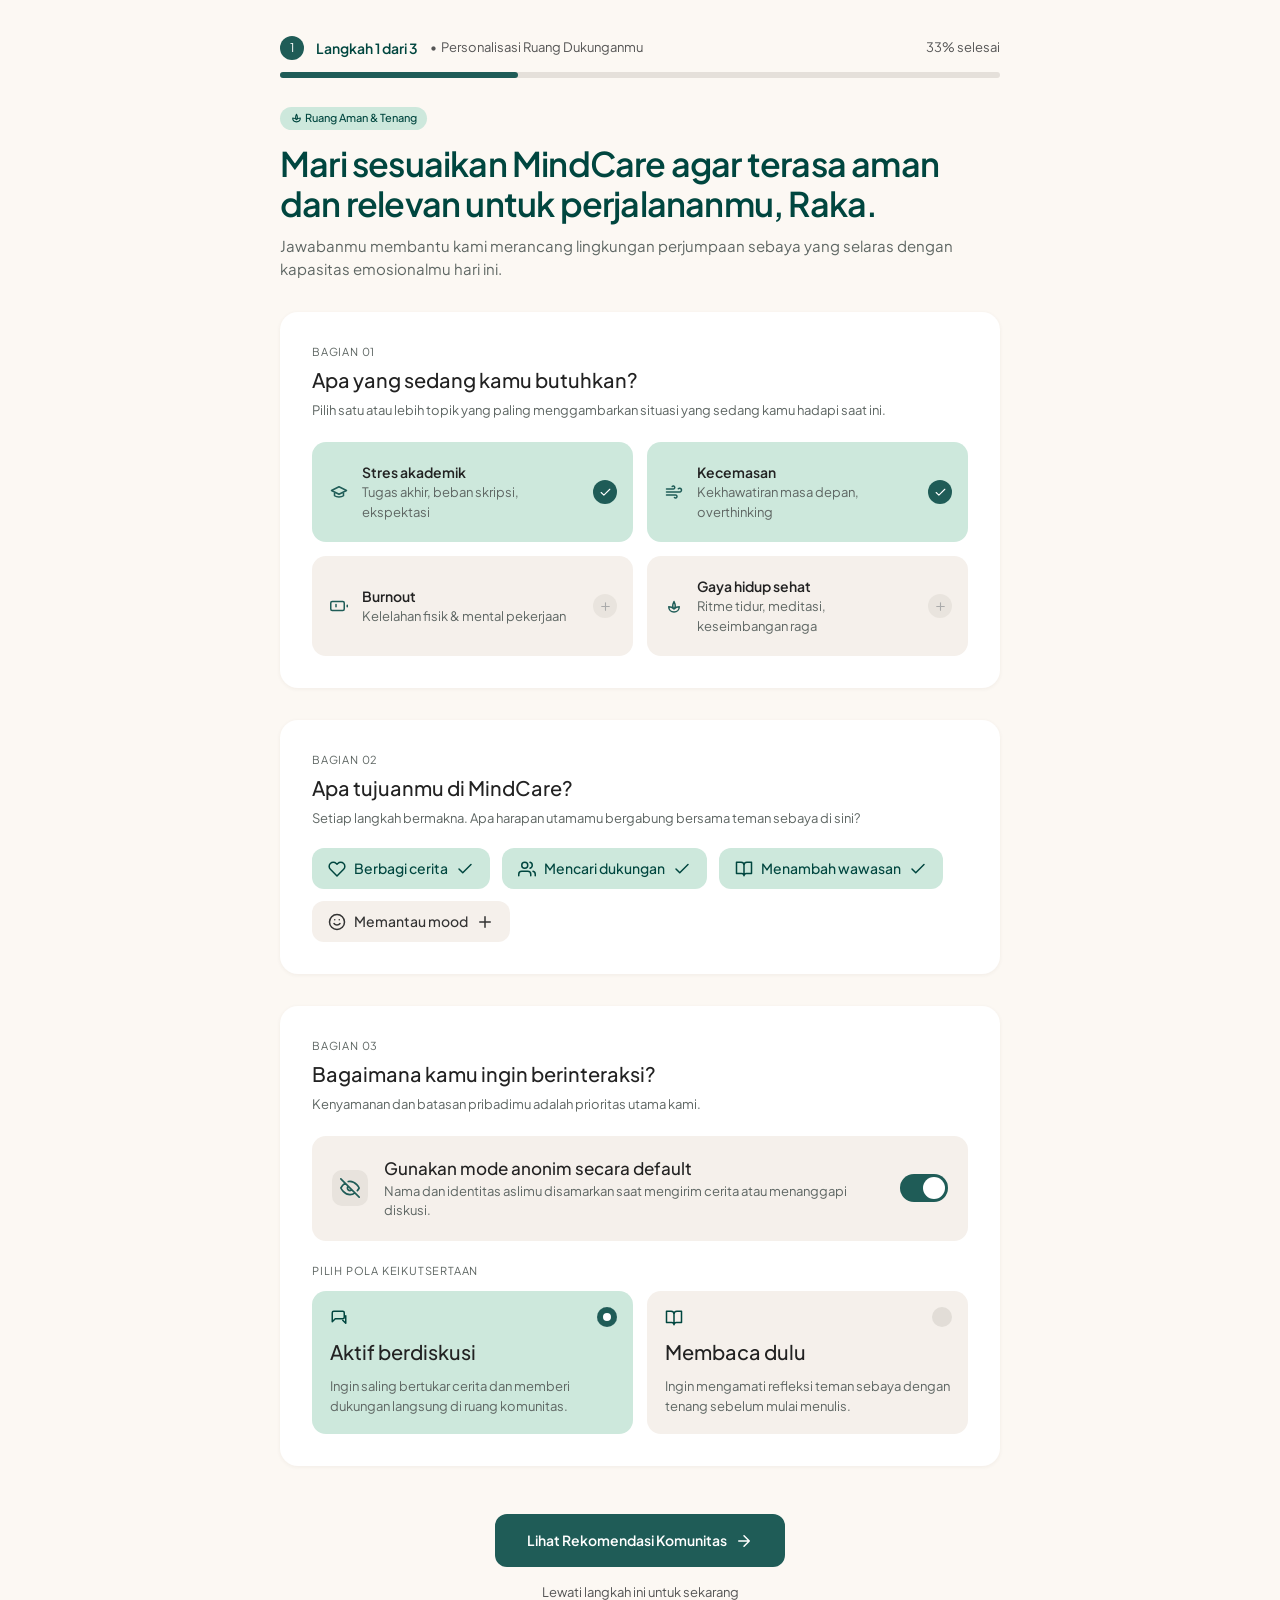
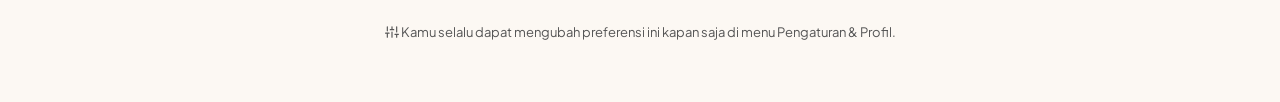
<file: pages/onboarding.html>
<!DOCTYPE html><html lang="id"><head><meta charset="utf-8"><meta name="viewport" content="width=device-width,initial-scale=1"><title>Onboarding - MindCare</title><link rel="stylesheet" href="../css/style.css"></head>
<body><div class="ob">
<div class="stp"><span class="n">1</span><b>Langkah 1 dari 3</b><span>• &nbsp;Personalisasi Ruang Dukunganmu</span><em>33% selesai</em></div><div class="bar"><i></i></div>
<span class="tag"><i data-i="lotus" style="width:13px;height:13px;vertical-align:-2px"></i> Ruang Aman &amp; Tenang</span>
<h1>Mari sesuaikan MindCare agar terasa aman dan relevan untuk perjalananmu, Raka.</h1><p class="lead" style="font-size:15px">Jawabanmu membantu kami merancang lingkungan perjumpaan sebaya yang selaras dengan kapasitas emosionalmu hari ini.</p>
<div class="card"><div class="eb">Bagian 01</div><h3>Apa yang sedang kamu butuhkan?</h3><p class="sub">Pilih satu atau lebih topik yang paling menggambarkan situasi yang sedang kamu hadapi saat ini.</p>
<div class="g2" id="g1">
<button class="opt on"><i data-i="cap"></i><span><b>Stres akademik</b><small>Tugas akhir, beban skripsi, ekspektasi</small></span><span class="ck"><i data-i="check"></i></span></button>
<button class="opt on"><i data-i="wind"></i><span><b>Kecemasan</b><small>Kekhawatiran masa depan, overthinking</small></span><span class="ck"><i data-i="check"></i></span></button>
<button class="opt"><i data-i="batt"></i><span><b>Burnout</b><small>Kelelahan fisik &amp; mental pekerjaan</small></span><span class="ck"><i data-i="plus"></i></span></button>
<button class="opt"><i data-i="lotus"></i><span><b>Gaya hidup sehat</b><small>Ritme tidur, meditasi, keseimbangan raga</small></span><span class="ck"><i data-i="plus"></i></span></button></div></div>
<div class="card"><div class="eb">Bagian 02</div><h3>Apa tujuanmu di MindCare?</h3><p class="sub">Setiap langkah bermakna. Apa harapan utamamu bergabung bersama teman sebaya di sini?</p>
<div class="row" id="g2"><button class="chip on"><i data-i="heart"></i>Berbagi cerita <i data-i="check"></i></button><button class="chip on"><i data-i="users"></i>Mencari dukungan <i data-i="check"></i></button><button class="chip on"><i data-i="book"></i>Menambah wawasan <i data-i="check"></i></button><button class="chip"><i data-i="smile"></i>Memantau mood <i data-i="plus"></i></button></div></div>
<div class="card"><div class="eb">Bagian 03</div><h3>Bagaimana kamu ingin berinteraksi?</h3><p class="sub">Kenyamanan dan batasan pribadimu adalah prioritas utama kami.</p>
<div class="tog"><i data-i="eyeoff" style="width:36px;height:36px;padding:8px;background:#E8E3DD;border-radius:10px;color:var(--g)"></i><div><b>Gunakan mode anonim secara default</b><p>Nama dan identitas aslimu disamarkan saat mengirim cerita atau menanggapi diskusi.</p></div><span class="sw on" id="sw"></span></div>
<div class="eb" style="margin-bottom:12px">Pilih pola keikutsertaan</div><div class="g2" style="margin:0" id="g3">
<button class="opt sq on"><i data-i="chat"></i><span class="rad"></span><b>Aktif berdiskusi</b><small>Ingin saling bertukar cerita dan memberi dukungan langsung di ruang komunitas.</small></button>
<button class="opt sq"><i data-i="book"></i><span class="rad"></span><b>Membaca dulu</b><small>Ingin mengamati refleksi teman sebaya dengan tenang sebelum mulai menulis.</small></button></div></div>
<div class="cta"><a class="btn" href="komunitas.html" style="padding:16px 32px">Lihat Rekomendasi Komunitas <i data-i="arrow"></i></a><a class="l" href="beranda.html">Lewati langkah ini untuk sekarang</a><p><i data-i="sliders" style="width:14px;height:14px;vertical-align:-2px"></i> Kamu selalu dapat mengubah preferensi ini kapan saja di menu Pengaturan &amp; Profil.</p></div></div>
<script src="../js/main.js"></script><script>
document.addEventListener('DOMContentLoaded',()=>{
document.querySelectorAll('#g1 .opt').forEach(b=>b.onclick=()=>{b.classList.toggle('on');b.querySelector('.ck i').dataset.i=b.classList.contains('on')?'check':'plus';b.querySelector('.ck i').innerHTML=ic(b.classList.contains('on')?'check':'plus')});
document.querySelectorAll('#g2 .chip').forEach(b=>b.onclick=()=>{b.classList.toggle('on');const x=b.lastElementChild,n=b.classList.contains('on')?'check':'plus';x.dataset.i=n;x.innerHTML=ic(n)});
sw.onclick=()=>sw.classList.toggle('on');single('#g3 .opt');});
</script></body></html>
</file>
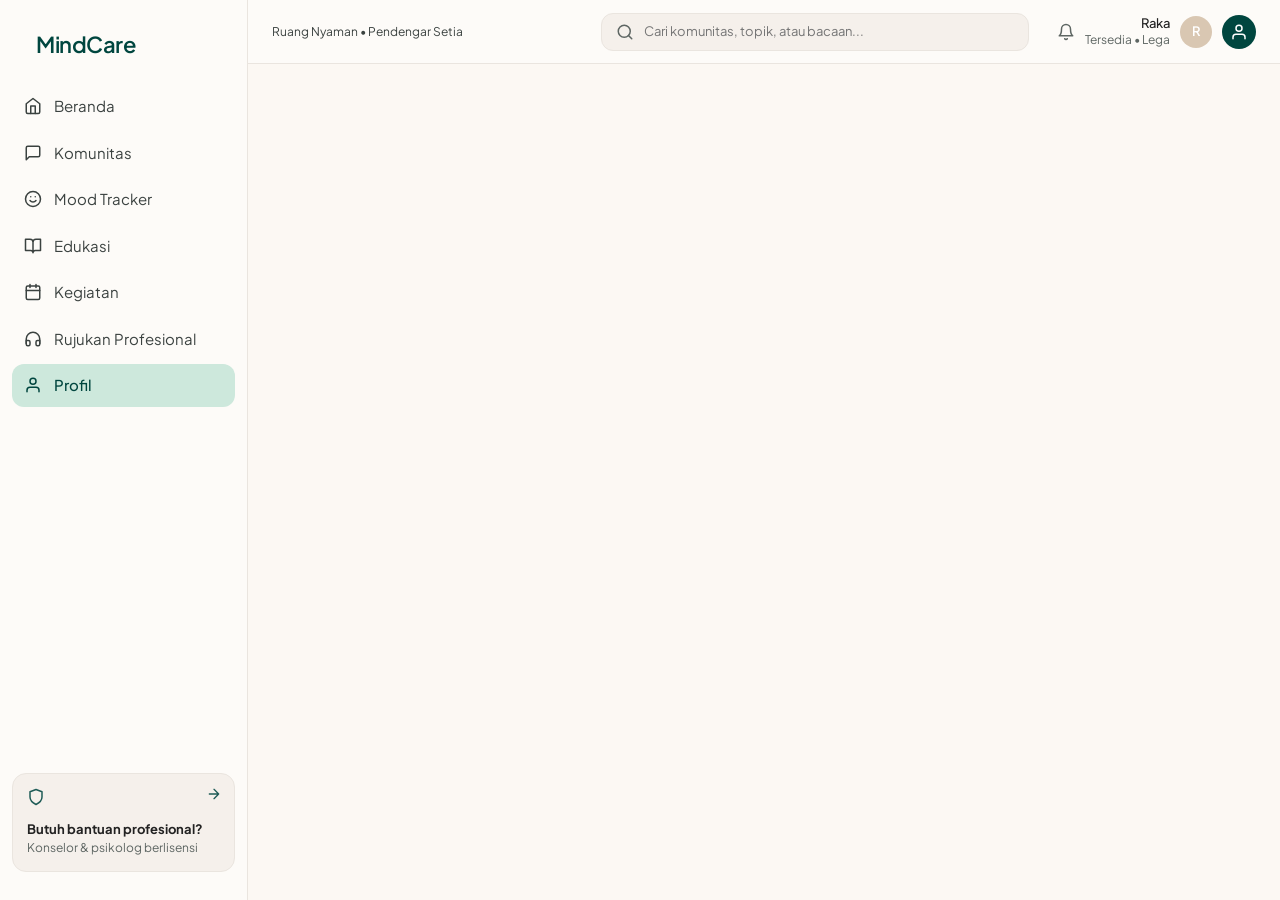
<file: pages/profil.html>
<!DOCTYPE html><html lang="id"><head><meta charset="utf-8"><meta name="viewport" content="width=device-width,initial-scale=1"><title>Profil - MindCare</title><link rel="stylesheet" href="../css/style.css"></head>
<body data-page="profil"><div class="shell"><aside id="side"></aside><div class="col"><header id="top"></header>
<main><!-- Halaman Profil: isi menyusul --></main></div></div><script src="../js/main.js"></script></body></html>
</file>
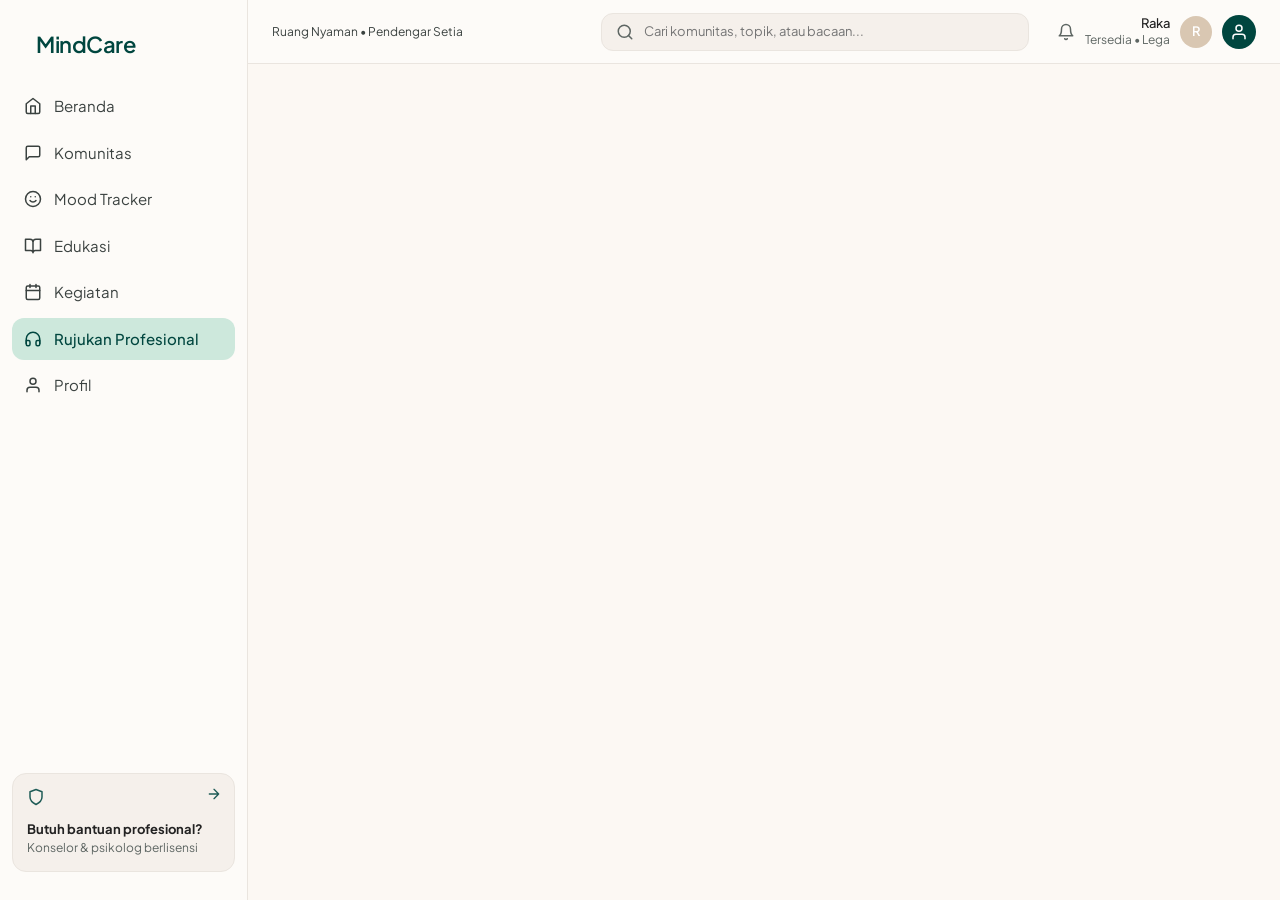
<file: pages/rujukan-profesional.html>
<!DOCTYPE html><html lang="id"><head><meta charset="utf-8"><meta name="viewport" content="width=device-width,initial-scale=1"><title>Rujukan Profesional - MindCare</title><link rel="stylesheet" href="../css/style.css"></head>
<body data-page="rujukan-profesional"><div class="shell"><aside id="side"></aside><div class="col"><header id="top"></header>
<main><!-- Halaman Rujukan Profesional: isi menyusul --></main></div></div><script src="../js/main.js"></script></body></html>
</file>
<file: css/style.css>
@import url('https://fonts.googleapis.com/css2?family=Plus+Jakarta+Sans:wght@400;500;600;700&display=swap');
:root{--bg:#FCF8F3;--g:#1F5C57;--gd:#00463F;--mint:#CDE8DC;--sand:#F5F0EB;--tx:#222;--mu:#5E6663;--ln:#EAE5DF;--peach:#FADCCF}
*{box-sizing:border-box;margin:0;padding:0}
body{font-family:'Plus Jakarta Sans',system-ui,sans-serif;background:var(--bg);color:var(--tx);font-size:14px;line-height:1.5}
a{color:inherit;text-decoration:none}button{font:inherit;cursor:pointer;border:0;background:none;color:inherit}input,textarea{font:inherit;color:inherit}
i[data-i]{display:inline-flex;width:18px;height:18px;flex:none}i[data-i] svg{width:100%;height:100%;fill:none;stroke:currentColor;stroke-width:2;stroke-linecap:round;stroke-linejoin:round}
.shell{display:flex;min-height:100vh}
aside#side{width:248px;flex:none;border-right:1px solid var(--ln);background:#FDFBF8;padding:28px 12px;display:flex;flex-direction:column;position:sticky;top:0;height:100vh}
.logo{font-size:22px;font-weight:600;color:var(--gd);text-align:left;padding:0 0 24px 24px;letter-spacing:-.5px}
aside nav a{display:flex;align-items:center;gap:12px;padding:10px 12px;border-radius:12px;font-size:15px;color:#3b4240;margin-bottom:4px}
aside nav a.on{background:var(--mint);color:var(--gd);font-weight:500}
.help{margin-top:auto;border:1px solid var(--ln);background:var(--sand);border-radius:14px;padding:14px;display:block;position:relative;font-size:13px}
.help i{color:var(--g)}.help small{display:block;color:var(--mu);font-size:12px}.help .ar{position:absolute;right:12px;top:12px;width:16px;height:16px}
.col{flex:1;min-width:0}
header#top{height:64px;background:#FDFBF8;border-bottom:1px solid var(--ln);display:flex;align-items:center;gap:28px;padding:0 24px;position:sticky;top:0;z-index:5}
.brand{font-size:12px;color:#3b4240;white-space:nowrap}.brand b{display:block;font-size:17px;font-weight:600;color:var(--gd)}
.search{flex:1;max-width:428px;margin-left:auto;display:flex;align-items:center;gap:10px;background:var(--sand);border:1px solid var(--ln);border-radius:12px;padding:0 14px;height:38px;color:var(--mu)}
.search input{flex:1;border:0;background:none;outline:0;font-size:13px}
.me{margin-left:auto;display:flex;align-items:center;gap:10px;font-size:12px;color:var(--mu);text-align:right;line-height:1.3}.search+.me{margin-left:0}
.me b{display:block;color:var(--tx);font-weight:500;font-size:13px}
.av{width:32px;height:32px;border-radius:50%;background:#D9C7B2;display:grid;place-items:center;font-weight:600;color:#fff;font-size:13px}
.av.d{width:34px;height:34px;background:var(--gd)}
main{padding:28px 24px 48px}
.tag{display:inline-block;background:var(--mint);color:var(--gd);font-size:11px;padding:3px 10px;border-radius:99px;font-weight:500}
h1{font-size:30px;line-height:1.2;color:var(--gd);font-weight:600;letter-spacing:-.8px}
.lead{color:var(--mu);font-size:16px;margin-top:8px}
.card{background:#fff;border-radius:18px;box-shadow:0 1px 4px rgba(60,50,40,.06);padding:32px}
.btn{background:var(--g);color:#fff;border-radius:12px;padding:12px 22px;font-weight:600;font-size:14px;display:inline-flex;align-items:center;justify-content:center;gap:8px}
.btn.s{background:var(--sand);color:var(--g)}
.chip{display:inline-flex;align-items:center;gap:8px;background:var(--sand);padding:10px 16px;border-radius:12px;font-weight:500;font-size:14px;color:#333}
.chip.on{background:var(--mint);color:var(--gd)}
.eb{font-size:11px;letter-spacing:.8px;color:var(--mu);text-transform:uppercase}
.sub{color:var(--mu);font-size:13px}
.auth{display:grid;grid-template-columns:568px 512px;gap:76px;justify-content:center;align-items:center;min-height:100vh;padding:40px}
.hero{height:778px;border-radius:24px;background:linear-gradient(135deg,#DCEBE1,#F1ECE6 50%,#F5E6DD);padding:128px 56px 56px;position:relative;display:flex;flex-direction:column}
.pill{background:#fff;display:inline-flex;align-items:center;gap:8px;font-size:11px;letter-spacing:.7px;color:#4a5552;padding:6px 14px;border-radius:99px;align-self:flex-start}
.pill:before{content:"";width:8px;height:8px;border-radius:50%;background:#2c5f58}
.hero h2{font-size:44px;line-height:1.15;color:var(--gd);margin:36px 0 18px;letter-spacing:-1.2px;font-weight:600}
.hero p{font-size:18px;color:#444;line-height:1.6}
.kom{margin-top:auto}.kom .eb{margin-bottom:12px}
.k3{display:grid;grid-template-columns:repeat(3,1fr);gap:12px}
.k3>div{background:#fff;border-radius:14px;padding:14px;display:flex;gap:12px;font-size:11px;color:var(--mu);line-height:1.3}
.k3 b{display:block;color:#222;font-size:13px;font-weight:600}.k3 i{background:var(--mint);color:var(--g);padding:6px;width:32px;height:32px;border-radius:8px}
.quote{background:rgba(255,255,255,.6);border-radius:14px;padding:16px;margin-top:12px;font-size:13px;font-style:italic;color:#555}.quote small{display:block;font-style:normal;margin-top:6px}
.fc{padding:40px}
.tabs{display:grid;grid-template-columns:1fr 1fr;background:#F0EBE5;border-radius:14px;padding:6px;margin:24px 0}
.tabs button{padding:11px;border-radius:10px;color:#555;font-weight:500}.tabs .on{background:#fff;color:var(--gd);font-weight:600}
label.f{display:block;font-weight:500;font-size:13px;margin-bottom:8px}
.in{display:flex;align-items:center;gap:12px;background:var(--sand);border-radius:12px;padding:0 16px;height:48px;margin-bottom:22px;color:#444}
.in input{flex:1;border:0;background:none;outline:0}.in small{color:var(--gd);font-size:12px;cursor:pointer}
.etik{background:var(--sand);border-radius:12px;padding:16px;display:flex;gap:12px;font-size:13px;color:var(--mu);margin-top:28px}.etik b{display:block;color:#222;font-size:12px}
.ob{max-width:720px;margin:0 auto;padding:36px 0 60px}
.stp{display:flex;align-items:center;gap:12px;font-size:13px;color:#555}.stp .n{width:24px;height:24px;border-radius:50%;background:var(--g);color:#fff;display:grid;place-items:center;font-size:12px}.stp b{color:var(--gd);font-weight:600;font-size:14px}.stp em{margin-left:auto;font-style:normal}
.bar{height:6px;border-radius:9px;background:#E5E0DA;margin:12px 0 28px}.bar i{display:block;width:33%;height:100%;background:var(--g);border-radius:9px}
.ob h1{font-size:34px;margin:14px 0 10px}.ob .card{margin-top:32px}.ob h3{font-size:20px;font-weight:500;margin:4px 0 6px}
.g2{display:grid;grid-template-columns:1fr 1fr;gap:14px;margin-top:22px}
.opt{background:var(--sand);border-radius:14px;padding:18px;display:flex;align-items:center;gap:14px;text-align:left;min-height:100px;position:relative;width:100%}.opt b{display:block;font-weight:600;font-size:14px}.opt small{color:var(--mu);font-size:13px;display:block;padding-right:34px}
.opt.on{background:var(--mint)}.opt .ck{position:absolute;right:16px;top:50%;transform:translateY(-50%);width:24px;height:24px;border-radius:50%;background:#e9e4de;display:grid;place-items:center;color:#aaa}.opt.on .ck{background:var(--g);color:#fff}.opt .ck i{width:13px;height:13px}
.opt>i{color:var(--g)}
.row{display:flex;flex-wrap:wrap;gap:12px;margin-top:20px}
.tog{background:var(--sand);border-radius:14px;padding:20px;display:flex;gap:16px;align-items:center;margin:22px 0}.tog div{flex:1}.tog b{font-size:17px;font-weight:500}.tog p{color:var(--mu);font-size:13px}
.sw{width:48px;height:28px;border-radius:99px;background:#cfc9c2;position:relative;transition:.2s;flex:none}.sw:after{content:"";position:absolute;top:3px;left:3px;width:22px;height:22px;border-radius:50%;background:#fff;transition:.2s}.sw.on{background:var(--g)}.sw.on:after{left:23px}
.cta{text-align:center;margin-top:48px}.cta a.l{display:block;margin-top:16px;font-size:13px;color:#555}.cta p{margin-top:20px;font-size:13px;color:#555}
.rad{position:absolute;right:16px;top:16px;width:20px;height:20px;border-radius:50%;background:#e2ddd7}.opt.on .rad{background:var(--g);box-shadow:inset 0 0 0 6px var(--g),inset 0 0 0 10px #fff}
.opt.sq{flex-direction:column;align-items:flex-start;gap:10px;min-height:0}.opt.sq i{color:var(--gd)}.opt.sq b{font-size:20px;font-weight:500}.opt.sq small{padding:0}
.bg{display:grid;grid-template-columns:1fr 308px;gap:32px}
.dot{display:inline-flex;align-items:center;gap:6px;background:var(--mint);color:#2c5f58;font-size:12px;padding:3px 10px;border-radius:8px}.dot:before{content:"";width:6px;height:6px;border-radius:50%;background:var(--g)}
.mood5{display:flex;gap:10px;margin:18px 0 20px;flex-wrap:wrap}.mood5 button{background:var(--sand);padding:12px 16px;border-radius:12px;font-weight:500;font-size:13px;color:#444;display:flex;gap:6px;align-items:center}.mood5 .on{background:var(--mint);color:var(--gd);box-shadow:inset 0 0 0 1px #b9dccc}
textarea.ta{width:100%;height:96px;border:0;background:var(--sand);border-radius:12px;padding:14px 16px;resize:none;outline:0;margin-top:8px;font-size:13px}
.sv{display:flex;align-items:center;justify-content:space-between;margin-top:22px;font-size:12px;color:var(--mu)}.sv span{display:flex;gap:6px;align-items:center}
.bars{display:flex;justify-content:space-between;align-items:flex-end;height:170px;margin:34px 0 8px;border-bottom:1px solid var(--ln);padding:0 20px}
.bars div{width:32px;border-radius:8px;background:#E3F1EA;position:relative}.bars div.d{background:var(--g)}.bars div.m{background:#AFCBBF}.bars div:before{content:"";position:absolute;top:10px;left:50%;margin-left:-4px;width:8px;height:8px;border-radius:50%;background:#3b5a54}.bars div.d:before{background:#fff}
.days{display:flex;justify-content:space-between;padding:0 12px;font-size:12px;color:var(--mu)}.days span{width:40px;text-align:center}
.note{background:var(--sand);border-radius:12px;padding:14px 16px;margin-top:22px;font-size:13px;display:flex;gap:12px;color:#444}.note i{color:var(--g)}
h2.sec{font-size:22px;font-weight:500;margin-top:44px}
.c3{display:grid;grid-template-columns:repeat(3,1fr);gap:16px;margin-top:20px}
.cm{background:#fff;border-radius:16px;padding:20px;box-shadow:0 1px 4px rgba(60,50,40,.06)}.cm .ic{width:40px;height:40px;border-radius:12px;background:var(--mint);display:grid;place-items:center;color:var(--g);margin-bottom:16px}
.cm h4{font-size:18px;font-weight:500}.cm p{color:var(--mu);font-size:13px;margin:8px 0 12px}.cm .hs{display:inline-block;background:var(--sand);font-size:11px;padding:2px 8px;border-radius:5px}.cm .btn{width:100%;margin-top:18px;background:var(--sand);color:var(--g);font-size:13px;padding:9px}
.post{background:#fff;border-radius:18px;padding:24px;margin-top:20px;box-shadow:0 1px 4px rgba(60,50,40,.06)}
.ph{display:flex;gap:12px;align-items:center;font-size:13px}.ph .av{width:38px;height:38px}.ph small{display:block;color:var(--mu);font-size:12px}
.post p{margin:16px 0 22px;font-size:15px;line-height:1.7}.act{display:flex;gap:16px;align-items:center;font-size:13px;color:#555}.act span{display:flex;align-items:center;gap:6px}.act .lk{background:var(--sand);padding:7px 12px;border-radius:8px;font-weight:600}
.rt .card{padding:24px;margin-bottom:24px}.ev{background:var(--sand);border-radius:14px;padding:16px;margin-top:14px;font-size:12px;color:#444}.ev b{font-size:15px;font-weight:600;display:block;margin-bottom:8px;color:#222}.ev .btn{width:100%;margin-top:12px;padding:10px;font-size:13px}
.rd{display:flex;gap:14px;padding:12px 0;border-bottom:1px solid var(--ln);font-size:11px;color:var(--mu)}.rd:last-child{border:0}.rd b{display:block;font-size:14px;font-weight:600;color:#222;margin-bottom:6px}.rd .im{width:64px;height:64px;border-radius:8px;flex:none;background:linear-gradient(135deg,#d8cdbd,#9db5a8)}
.jeda{background:var(--sand);border-radius:14px;padding:14px 18px;display:flex;align-items:center;gap:12px;font-size:13px}.jeda .btn{margin-left:auto;background:#fff;color:var(--gd);padding:6px 14px;font-size:12px}
.top2{display:flex;justify-content:space-between;align-items:flex-end}.top2 .pill2{background:var(--sand);padding:8px 16px;border-radius:99px;font-size:13px;color:#555}
.info{background:#E3EFE8;border-radius:14px;padding:22px 24px;margin:24px 0 36px;display:flex;gap:16px;align-items:center;font-size:15px;color:#333}.info i{background:#fff;color:var(--g);padding:9px;width:40px;height:40px;border-radius:10px;flex:none}
.h3{font-size:21px;font-weight:500;display:flex;align-items:center;gap:10px;margin:0 0 20px}.h3:before{content:"";width:8px;height:8px;border-radius:50%;background:#2c5f58}
.rec{display:grid;grid-template-columns:1fr 1fr;gap:24px}
.rc{background:#fff;border-radius:20px;padding:24px;box-shadow:0 1px 4px rgba(60,50,40,.06);position:relative;overflow:hidden}.rc:after{content:"";position:absolute;right:-30px;top:-30px;width:110px;height:110px;border-radius:50%;background:#E9F2EC}
.rc .t{display:inline-block;background:var(--mint);font-size:11px;padding:4px 12px;border-radius:99px;color:#2c5f58}.rc .t.p{background:var(--peach);color:#a0522d}
.rc h4{font-size:19px;font-weight:500;margin:22px 0 10px}.rc>p{color:#555;font-size:15px;line-height:1.6}
.st{display:flex;justify-content:space-between;background:var(--sand);border-radius:12px;padding:14px 16px;margin:20px 0 28px;font-size:13px;font-weight:500}.st span{display:flex;gap:8px;align-items:center}
.bt{display:flex;gap:12px;position:relative;z-index:1}.bt .btn:first-child{flex:1.3}.bt .btn:last-child{flex:1}
.pr{background:var(--sand);border-radius:20px;padding:28px;display:flex;align-items:center;gap:20px;margin:40px 0}.pr>i{width:64px;height:64px;border-radius:50%;background:var(--mint);color:var(--g);padding:18px}.pr h4{font-size:22px;color:var(--gd);font-weight:500}.pr div{flex:1;color:#555;font-size:15px}.pr .bd{background:#fff;padding:7px 14px;border-radius:8px;font-size:12px;font-weight:500;margin-left:8px;flex:none}
.sr{background:#fff;border-radius:14px;height:48px;display:flex;align-items:center;gap:14px;padding:0 20px;color:var(--mu);margin:20px 0 18px}.sr input{border:0;outline:0;flex:1;background:none}
.fl{display:flex;gap:12px;flex-wrap:wrap}.fl button{background:#fff;padding:9px 20px;border-radius:99px;font-size:13px;color:#444}.fl .on{background:var(--g);color:#fff}
.fs{display:flex;gap:12px;align-items:center;margin:16px 0 24px;font-size:11px;letter-spacing:.5px;color:var(--mu)}.fs label{background:var(--sand);padding:7px 14px;border-radius:8px;font-size:12px;letter-spacing:0;color:#333;display:flex;gap:8px;align-items:center}
.c3b{display:grid;grid-template-columns:repeat(3,1fr);gap:24px}.c3b .cm{padding:24px}.c3b h4{font-size:19px;margin:18px 0 12px}.c3b .top{display:flex;justify-content:space-between;align-items:center}.c3b .top span{font-size:11px;background:var(--sand);padding:3px 9px;border-radius:6px;color:#555}.c3b .top i{width:32px;height:32px;background:var(--sand);padding:7px;border-radius:8px}
.ml{font-size:12px;color:#555;display:flex;gap:8px;align-items:center;margin:16px 0 28px}
.usul{background:var(--sand);border-radius:16px;padding:20px 24px;display:flex;align-items:center;gap:16px;margin-top:40px;font-size:13px;color:#555}.usul b{display:block;font-size:15px;color:#222}.usul .btn{margin-left:auto;background:#fff;color:#222;padding:10px 20px}
.noti{background:#DCEEE3;border-radius:14px;padding:16px 20px;display:flex;gap:16px;align-items:center;margin:20px 0 32px;font-size:13px}.noti>i{background:#fff;color:var(--g);padding:7px;width:34px;height:34px;border-radius:9px}.noti b{display:block;font-size:15px;font-weight:600;color:var(--gd)}.noti a{margin-left:auto;font-size:12px;color:var(--gd);font-weight:600;display:flex;gap:4px;align-items:center}.noti a i{width:13px}
.hd{display:flex;justify-content:space-between;align-items:flex-start}.hd h3{font-size:22px;color:var(--gd);font-weight:600;display:flex;gap:10px;align-items:center}
.dt{background:var(--sand);padding:4px 12px;border-radius:8px;font-size:12px;color:#555}
.m5{display:grid;grid-template-columns:repeat(5,1fr);gap:14px;margin:24px 0}.m5 button{background:var(--sand);border-radius:14px;padding:18px 8px;display:flex;flex-direction:column;align-items:center;gap:4px;font-size:13px;color:#555}.m5 button b{color:#222;font-weight:600}.m5 .ic{width:48px;height:48px;border-radius:12px;background:#fff;display:grid;place-items:center;color:#222;margin-bottom:8px}.m5 .on{background:var(--mint);box-shadow:0 2px 6px rgba(0,0,0,.15)}.m5 .on b{color:var(--gd)}.m5 .on .ic{color:var(--g)}
.tgs{display:flex;gap:10px;align-items:center;margin-top:16px;font-size:12px;flex-wrap:wrap}.tgs button{background:var(--sand);padding:5px 14px;border-radius:8px;font-size:12px}.tgs .on{background:var(--mint);color:var(--gd)}
.lg{display:flex;justify-content:space-between}.seg{background:var(--sand);padding:3px;border-radius:10px;display:flex;font-size:12px;height:fit-content}.seg button{padding:5px 14px;border-radius:8px;color:#666}.seg .on{background:#fff;color:var(--gd);font-weight:600}
.chart{background:var(--sand);border-radius:16px;margin-top:22px;padding:12px}.chart svg{width:100%;display:block}
.two{display:grid;grid-template-columns:1fr 1fr;gap:32px;margin-top:32px}.two .card{padding:28px}
.cal{display:grid;grid-template-columns:repeat(7,1fr);gap:8px;margin:20px 0}.cal span{height:44px;border-radius:10px;display:grid;place-items:center;font-size:13px;background:var(--sand);color:#222}.cal .h{height:auto;background:none;font-size:12px;color:#555}.cal .f{opacity:.5;background:#F6F2EC}.cal .b{background:var(--mint)}.cal .p{background:var(--peach)}.cal .k{background:#E5E0DA}.cal .r{background:#FBD5D5;color:#fff}.cal .t{background:#0C4A42;color:#fff;font-weight:600}
.leg{background:var(--sand);border-radius:10px;padding:12px;font-size:12px;display:flex;gap:16px;flex-wrap:wrap}.leg span:before{content:"";display:inline-block;width:12px;height:12px;border-radius:50%;margin-right:6px;vertical-align:-2px;background:var(--c)}
.hi{background:var(--sand);border-radius:14px;padding:16px;margin-top:14px;font-size:14px}.hi small{color:var(--mu);font-size:12px;display:flex;justify-content:space-between;margin-bottom:8px}.hi .s{background:var(--mint);padding:3px 10px;border-radius:6px;font-size:11px;color:var(--gd)}.hi p{font-size:14px;margin-bottom:10px;color:#333}.hi em{font-style:normal;background:#fff;padding:2px 10px;border-radius:6px;font-size:11px;margin-right:6px}
.toast{position:fixed;bottom:24px;left:50%;transform:translateX(-50%);background:var(--gd);color:#fff;padding:12px 22px;border-radius:12px;font-size:13px;opacity:0;pointer-events:none;transition:.3s}.toast.show{opacity:1}
.btn.done{background:var(--mint)!important;color:var(--gd)!important}
.mine{display:grid;grid-template-columns:repeat(3,1fr);gap:20px;margin-bottom:44px}
.mn{background:#fff;border-radius:16px;padding:20px;box-shadow:0 1px 4px rgba(60,50,40,.06)}.mn .ic{width:40px;height:40px;border-radius:12px;background:var(--mint);display:grid;place-items:center;color:var(--g);margin-bottom:14px}
.mn b{display:block;font-size:17px;font-weight:600}.mn small{color:var(--mu);font-size:12px}.mn .mb{display:flex;gap:10px;margin-top:16px}.mn .mb .btn{flex:1;padding:9px;font-size:13px}.mn .lv{background:var(--sand);border-radius:12px;padding:9px 14px;font-size:13px;color:#555}
.mine-empty{grid-column:1/-1;background:var(--sand);border-radius:16px;padding:28px;text-align:center;color:var(--mu);font-size:14px}
.cnt{margin-left:auto;font-size:12px;background:var(--mint);color:var(--gd);padding:3px 12px;border-radius:99px;font-weight:600}
@media(max-width:1000px){aside#side{display:none}.bg,.auth,.rec,.c3,.c3b,.two,.mine{grid-template-columns:1fr}.hero{display:none}}
</file>
